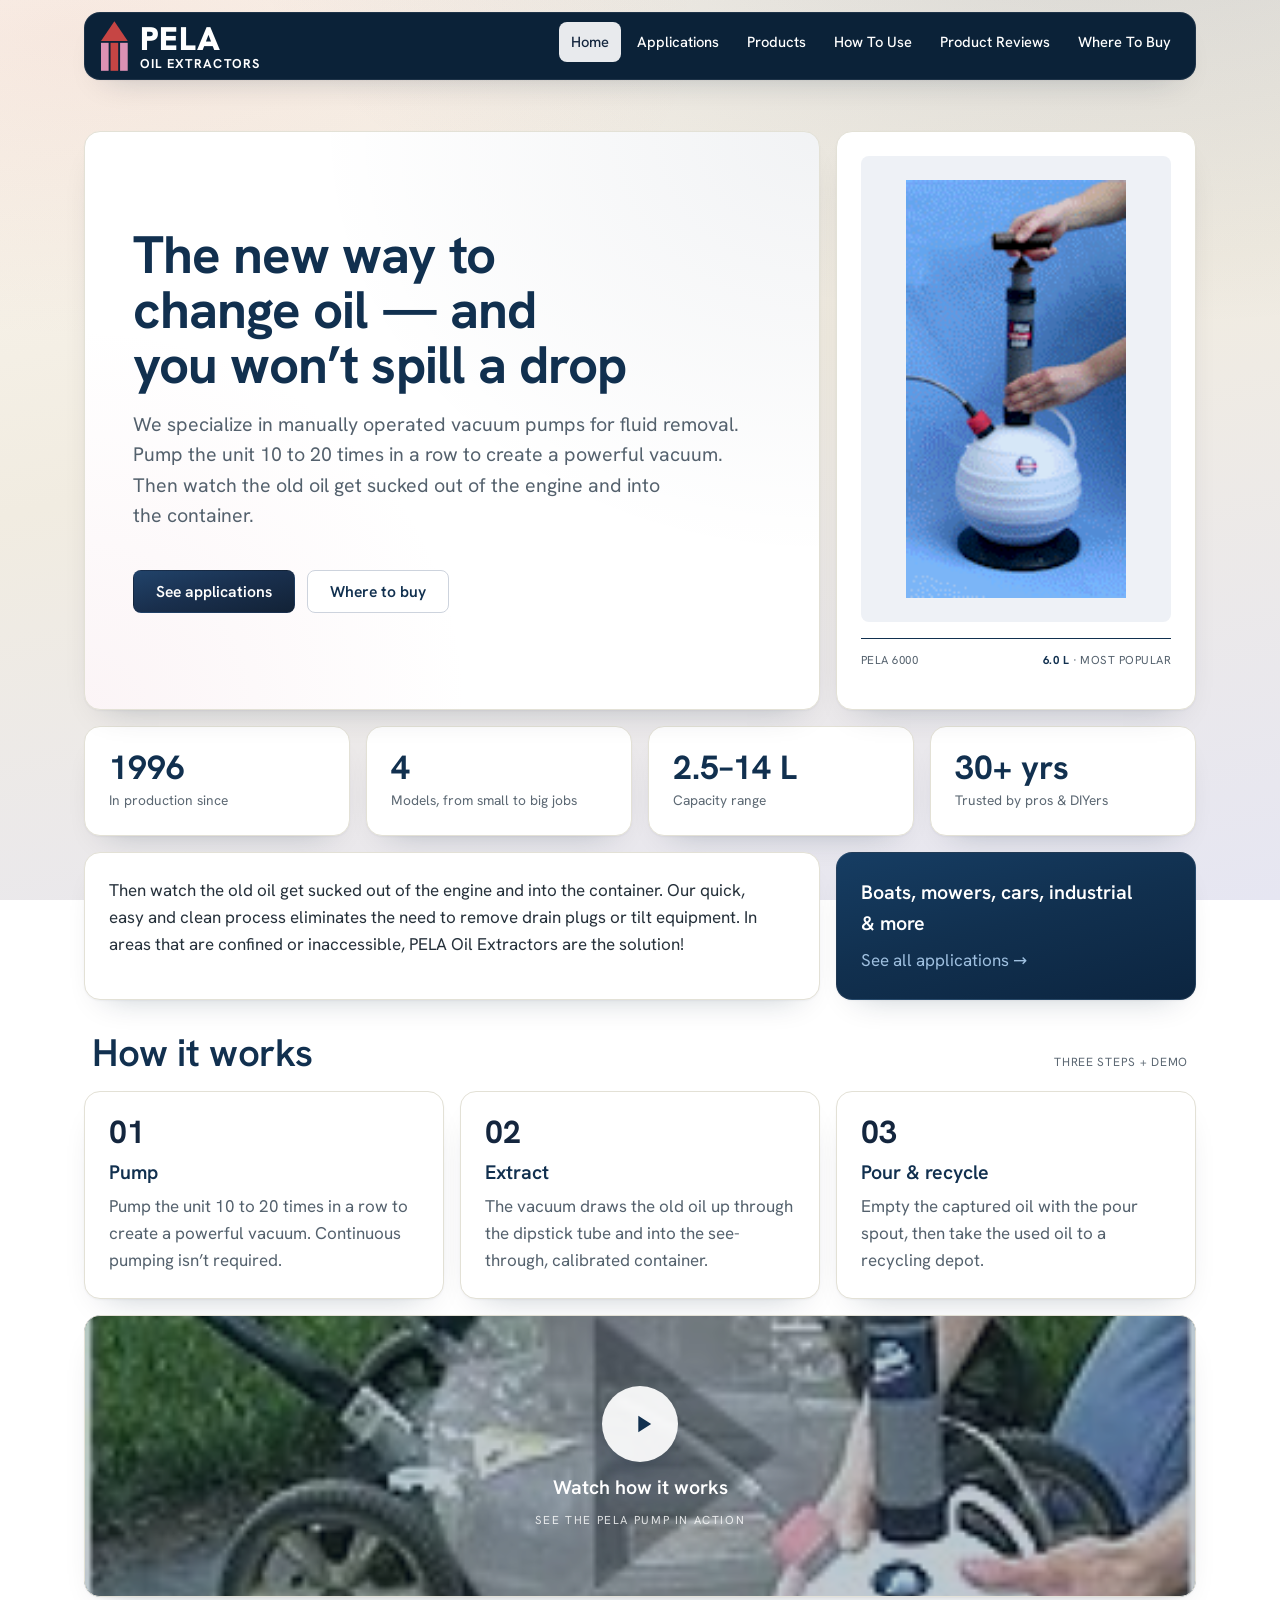
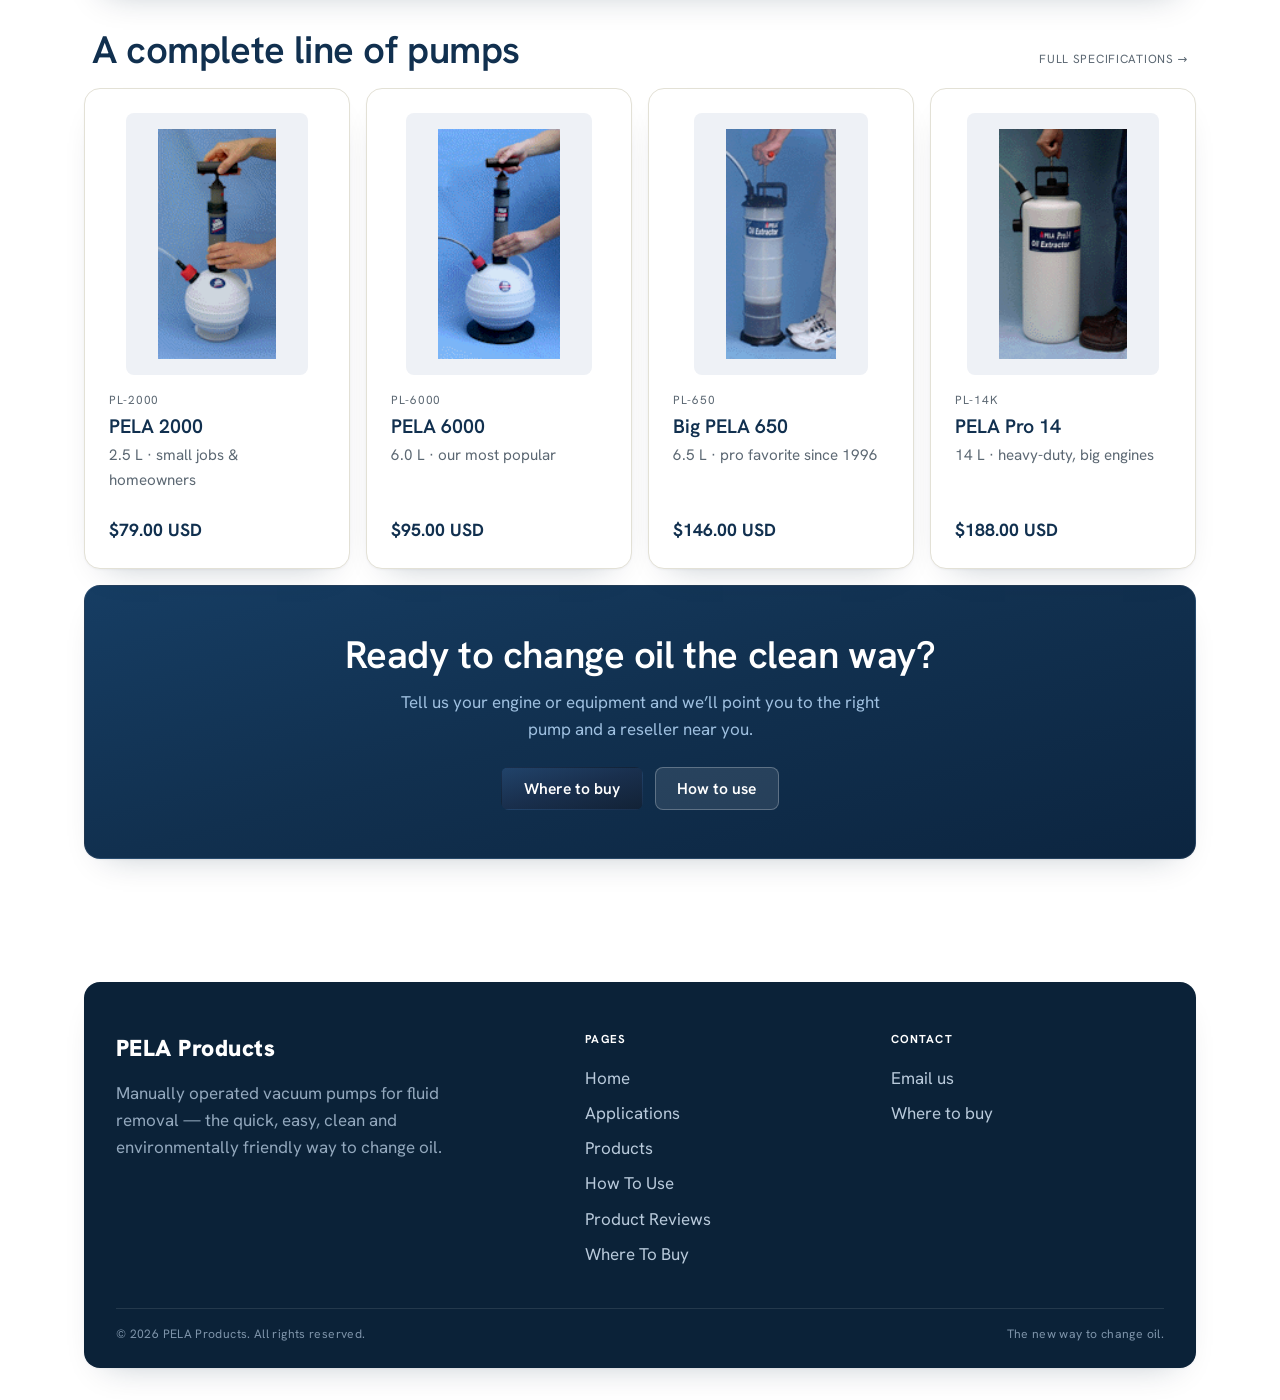
<file: index.html>
<!DOCTYPE html>
<!--
  index.html — Home page
  ===========================================================================
  The site's landing page. Built as a responsive "bento" mosaic (see the
  <main> below): a 12-column grid of cards that introduces the product line,
  explains how the pump works, embeds the demo video, and lists every model.

  Every page in this site shares the same skeleton:
    <head>        meta + SEO + favicons + Open Graph + fonts/CSS + JSON-LD
    <site-header> shared nav, injected by assets/js/main.js (custom element)
    <main>        page-specific content
    <site-footer> shared footer, injected by assets/js/main.js
    <script>      assets/js/main.js (nav toggle, email assembly, video modal)

  There is no build step. Edit the HTML directly and reload in a browser.
  See DOCUMENTATION.md for the full architecture and "how to change X" guide.
-->
<html lang="en">
<head>
  <!-- Core meta + per-page SEO. The <title> and description are unique per
       page; canonical points at the production URL (update if you re-host). -->
  <meta charset="utf-8">
  <meta name="viewport" content="width=device-width, initial-scale=1">
  <title>PELA Products — Quick, Easy &amp; Clean Oil Changes | Oil Extractors</title>
  <meta name="description" content="PELA Products specializes in manually operated vacuum pumps for fluid removal, especially oil changing. Pump 10–20 times to create a powerful vacuum — no drain plugs, no spills.">
  <meta name="keywords" content="Pela, oil extractors, Pela Oil Extractor, oil changers, vacuum pumps, boats, lawnmowers, small engines, drain plugs">
  <link rel="canonical" href="https://www.pelaproducts.com/">
  <meta name="theme-color" content="#11304f">

  <!-- Favicons -->
  <link rel="icon" href="assets/img/favicon.ico" sizes="any">
  <link rel="icon" type="image/svg+xml" href="assets/img/favicon.svg">
  <link rel="icon" type="image/png" sizes="32x32" href="assets/img/favicon-32.png">
  <link rel="icon" type="image/png" sizes="16x16" href="assets/img/favicon-16.png">
  <link rel="apple-touch-icon" href="assets/img/apple-touch-icon.png">
  <link rel="manifest" href="assets/img/site.webmanifest">

  <!-- Open Graph / Twitter -->
  <meta property="og:type" content="website">
  <meta property="og:site_name" content="PELA Products">
  <meta property="og:title" content="PELA Products — Quick, Easy &amp; Clean Oil Changes">
  <meta property="og:description" content="Manually operated vacuum pumps for fluid removal. The new way to change oil — and you won’t spill a drop.">
  <meta property="og:url" content="https://www.pelaproducts.com/">
  <meta property="og:image" content="https://www.pelaproducts.com/assets/img/og-image.png">
  <meta name="twitter:card" content="summary_large_image">
  <meta name="twitter:title" content="PELA Products — Quick, Easy &amp; Clean Oil Changes">
  <meta name="twitter:description" content="Manually operated vacuum pumps for fluid removal. The new way to change oil — and you won’t spill a drop.">
  <meta name="twitter:image" content="https://www.pelaproducts.com/assets/img/og-image.png">

  <!-- Self-hosted font (preloaded to avoid a flash of unstyled text) + the
       single shared stylesheet. No external font/CSS requests at runtime. -->
  <link rel="preload" as="font" type="font/woff2" href="assets/fonts/hanken-grotesk-latin-var.woff2" crossorigin>
  <link rel="stylesheet" href="assets/css/style.css">

  <!-- Structured data (JSON-LD) for search engines. Organization appears on
       every page; the home page adds the Product line as an ItemList. -->
  <!-- Structured data: Organization (site-wide) -->
  <script type="application/ld+json">
  {
    "@context": "https://schema.org",
    "@type": "Organization",
    "name": "PELA Products",
    "url": "https://www.pelaproducts.com/",
    "logo": "https://www.pelaproducts.com/assets/img/icon-512.png",
    "image": "https://www.pelaproducts.com/assets/img/og-image.png",
    "description": "PELA Products specializes in manually operated vacuum pumps for fluid removal, especially oil changing.",
    "foundingDate": "1996"
  }
  </script>
  <!-- Structured data: Product line -->
  <script type="application/ld+json">
  {
    "@context": "https://schema.org",
    "@type": "ItemList",
    "name": "PELA Oil Extractors",
    "itemListElement": [
      { "@type": "ListItem", "position": 1, "item": { "@type": "Product", "name": "PELA 2000 Oil Extractor", "sku": "PL-2000", "brand": {"@type":"Brand","name":"PELA"}, "offers": {"@type":"Offer","price":"79.00","priceCurrency":"USD"} } },
      { "@type": "ListItem", "position": 2, "item": { "@type": "Product", "name": "PELA 6000 Oil Extractor", "sku": "PL-6000", "brand": {"@type":"Brand","name":"PELA"}, "offers": {"@type":"Offer","price":"95.00","priceCurrency":"USD"} } },
      { "@type": "ListItem", "position": 3, "item": { "@type": "Product", "name": "Big PELA 650 Oil Extractor", "sku": "PL-650", "brand": {"@type":"Brand","name":"PELA"}, "offers": {"@type":"Offer","price":"146.00","priceCurrency":"USD"} } },
      { "@type": "ListItem", "position": 4, "item": { "@type": "Product", "name": "PELA Pro 14 Oil Extractor", "sku": "PL-14K", "brand": {"@type":"Brand","name":"PELA"}, "offers": {"@type":"Offer","price":"188.00","priceCurrency":"USD"} } }
    ]
  }
  </script>
</head>
<body>
  <!-- Accessibility: keyboard/screen-reader users can jump straight to <main>. -->
  <a class="skip-link" href="#main">Skip to content</a>

  <!-- Shared header. The `current` attribute marks the active nav item; the
       element is defined and rendered by assets/js/main.js. -->
  <site-header current="home"></site-header>

  <main id="main">
    <section class="section">
      <div class="container">
        <!-- Bento mosaic: 12-column grid (.bento). Each child sets its span
             with a .b-N utility (.b-8 = 8 of 12 cols). It reflows to 6 columns
             on tablet and a single stack on mobile via the stylesheet. -->
        <div class="bento">

          <!-- Hero headline tile -->
          <div class="card tile-hero b-8">
            <h1>The new way to change oil — and you won’t spill a drop</h1>
            <p class="lede">We specialize in manually operated vacuum pumps for fluid removal. Pump the unit 10 to 20 times in a row to create a powerful vacuum. Then watch the old oil get sucked out of the engine and into the container.</p>
            <div class="cta-row">
              <a class="btn btn--primary" href="applications.html">See applications</a>
              <a class="btn btn--secondary" href="contact.html">Where to buy</a>
            </div>
          </div>

          <!-- Product showcase tile -->
          <div class="card tile-product b-4">
            <div class="shot">
              <img src="assets/img/PL6000BH-use.gif" width="98" height="186" alt="PELA 6000 oil extractor — a manual vacuum pump with a see-through calibrated container.">
            </div>
            <p class="caption"><span>PELA 6000</span><span><b>6.0 L</b> &middot; most popular</span></p>
          </div>

          <!-- Stat tiles -->
          <div class="card stat b-3"><span class="stat__n">1996</span><span class="stat__l">In production since</span></div>
          <div class="card stat b-3"><span class="stat__n">4</span><span class="stat__l">Models, from small to big jobs</span></div>
          <div class="card stat b-3"><span class="stat__n">2.5–14 L</span><span class="stat__l">Capacity range</span></div>
          <div class="card stat b-3"><span class="stat__n">30+ yrs</span><span class="stat__l">Trusted by pros &amp; DIYers</span></div>

          <!-- Lead prose tile -->
          <div class="card b-8">
            <p style="margin:0;">Then watch the old oil get sucked out of the engine and into the container. Our quick, easy and clean process eliminates the need to remove drain plugs or tilt equipment. In areas that are confined or inaccessible, PELA Oil Extractors are the solution!</p>
          </div>

          <!-- Applications CTA tile -->
          <a class="card card--ink card--cta b-4 card-link" href="applications.html" style="display:flex;flex-direction:column;justify-content:center;gap:var(--sp-2);">
            <span style="font-family:var(--font-display);font-weight:600;font-size:var(--fs-500);color:#fff;">Boats, mowers, cars, industrial &amp; more</span>
            <span style="color:#9fc0e0;">See all applications →</span>
          </a>

          <!-- How it works label -->
          <div class="tile-label b-12">
            <h2>How it works</h2>
            <span class="sku">Three steps + demo</span>
          </div>

          <!-- Step tiles -->
          <div class="card tile-step b-4">
            <span class="n">01</span>
            <h3>Pump</h3>
            <p>Pump the unit 10 to 20 times in a row to create a powerful vacuum. Continuous pumping isn’t required.</p>
          </div>
          <div class="card tile-step b-4">
            <span class="n">02</span>
            <h3>Extract</h3>
            <p>The vacuum draws the old oil up through the dipstick tube and into the see-through, calibrated container.</p>
          </div>
          <div class="card tile-step b-4">
            <span class="n">03</span>
            <h3>Pour &amp; recycle</h3>
            <p>Empty the captured oil with the pour spout, then take the used oil to a recycling depot.</p>
          </div>

          <!-- Video tile — opens the lightbox -->
          <button class="card tile-video b-12" type="button" data-video-open aria-haspopup="dialog">
            <img class="tile-video__poster" src="assets/img/pela_video_image.jpg" alt="" loading="lazy">
            <span class="tile-video__inner">
              <span class="tile-video__play">
                <svg viewBox="0 0 24 24" aria-hidden="true" focusable="false"><path d="M8 5v14l11-7z" fill="currentColor"/></svg>
              </span>
              <span class="tile-video__label">Watch how it works</span>
              <span class="tile-video__sub">See the PELA pump in action</span>
            </span>
          </button>

          <!-- The range label -->
          <div class="tile-label b-12">
            <h2>A complete line of pumps</h2>
            <a class="sku" href="description.html" style="text-decoration:none;">Full specifications →</a>
          </div>

          <!-- Product tiles -->
          <article class="card product b-3">
            <div class="product__media"><img src="assets/img/PL2000BH-use.gif" width="95" height="184" alt="PELA 2000 oil extractor"></div>
            <p class="sku">PL-2000</p>
            <h3>PELA 2000</h3>
            <p class="cap">2.5 L &middot; small jobs &amp; homeowners</p>
            <p class="price">$79.00 USD</p>
          </article>
          <article class="card product b-3">
            <div class="product__media"><img src="assets/img/PL6000BH-use.gif" width="98" height="186" alt="PELA 6000 oil extractor"></div>
            <p class="sku">PL-6000</p>
            <h3>PELA 6000</h3>
            <p class="cap">6.0 L &middot; our most popular</p>
            <p class="price">$95.00 USD</p>
          </article>
          <article class="card product b-3">
            <div class="product__media"><img src="assets/img/PL650-use.gif" width="89" height="186" alt="Big PELA 650 oil extractor"></div>
            <p class="sku">PL-650</p>
            <h3>Big PELA 650</h3>
            <p class="cap">6.5 L &middot; pro favorite since 1996</p>
            <p class="price">$146.00 USD</p>
          </article>
          <article class="card product b-3">
            <div class="product__media"><img src="assets/img/PL14K-use.gif" width="104" height="187" alt="PELA Pro 14 oil extractor"></div>
            <p class="sku">PL-14K</p>
            <h3>PELA Pro 14</h3>
            <p class="cap">14 L &middot; heavy-duty, big engines</p>
            <p class="price">$188.00 USD</p>
          </article>

          <!-- Closing CTA tile -->
          <div class="card card--ink card--cta b-12" style="text-align:center;padding-block:var(--sp-7);">
            <h2 style="margin-bottom:var(--sp-3);">Ready to change oil the clean way?</h2>
            <p style="color:#9fc0e0;max-width:48ch;margin:0 auto var(--sp-5);">Tell us your engine or equipment and we’ll point you to the right pump and a reseller near you.</p>
            <div class="cta-row" style="justify-content:center;margin-top:0;">
              <a class="btn btn--primary" href="contact.html">Where to buy</a>
              <a class="btn btn--onink" href="how-to-use.html">How to use</a>
            </div>
          </div>

        </div>
      </div>
    </section>
  </main>

  <!-- Video lightbox. Hidden until a [data-video-open] trigger (the video tile
       above) is clicked; main.js toggles `hidden`, plays/pauses the <video>,
       and wires up close-on-backdrop, close-button and Escape. The same markup
       is reused on how-to-use.html. -->
  <div class="video-modal" id="video-modal" hidden>
    <div class="video-modal__backdrop" data-video-close></div>
    <div class="video-modal__dialog" role="dialog" aria-modal="true" aria-label="PELA Oil Extractor video">
      <button class="video-modal__close" type="button" data-video-close aria-label="Close video">&times;</button>
      <div class="video-modal__frame">
        <video id="pela-video" controls playsinline preload="none" poster="assets/img/pela_video_image.jpg">
          <source src="assets/video/pela.mp4" type="video/mp4">
          <p>Your browser can’t play this video. <a href="assets/video/pela.mp4">Download it instead</a>.</p>
        </video>
      </div>
    </div>
  </div>

  <!-- Shared footer, rendered by assets/js/main.js. -->
  <site-footer></site-footer>

  <!-- Single site-wide script: defines <site-header>/<site-footer>, the mobile
       nav toggle, runtime email assembly, and the video lightbox. -->
  <script src="assets/js/main.js"></script>
</body>
</html>
</file>
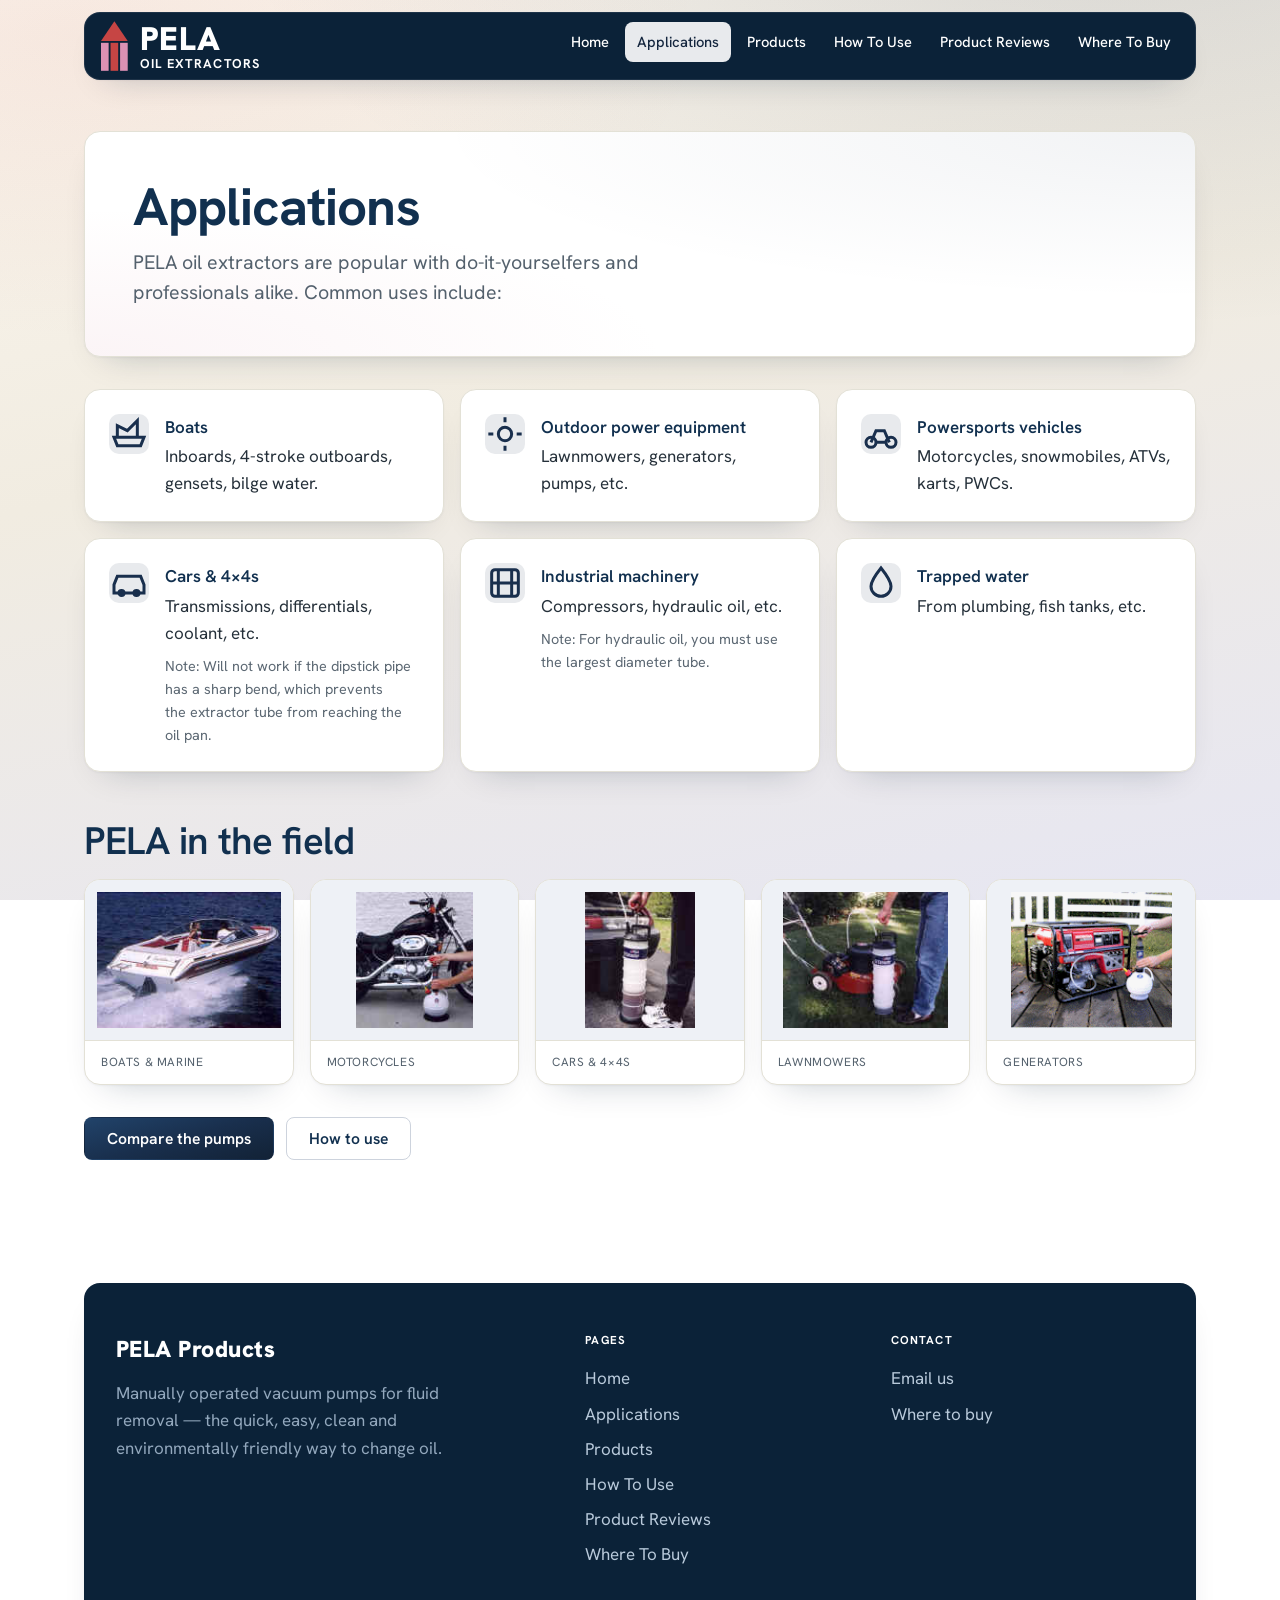
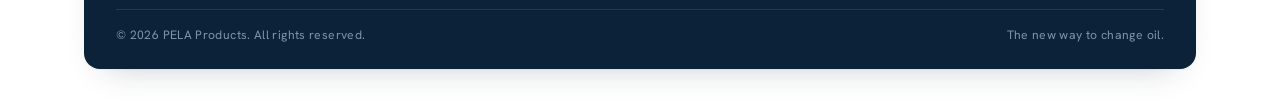
<file: applications.html>
<!DOCTYPE html>
<!--
  applications.html — Applications page
  ===========================================================================
  Lists where a PELA extractor is used: a grid of use-case cards (.app-grid)
  followed by a gallery of real-world photos (.photo-grid). Shares the same
  page skeleton as every page (see index.html's banner for the full pattern):
  <head> meta/SEO, <site-header>, <main>, <site-footer>, then main.js.
-->
<html lang="en">
<head>
  <!-- Shared <head>: core meta + per-page SEO, favicons, Open Graph/Twitter,
       font preload, stylesheet, and Organization JSON-LD. Same on every page;
       only the title/description/canonical/og text changes per page. -->
  <meta charset="utf-8">
  <meta name="viewport" content="width=device-width, initial-scale=1">
  <title>Applications — PELA Oil Extractors | Boats, Engines, Industrial</title>
  <meta name="description" content="Where PELA oil extractors work: boats, outdoor power equipment, powersports, cars, trapped water, industrial machinery, compressors and hydraulic oil.">
  <link rel="canonical" href="https://www.pelaproducts.com/applications.html">
  <meta name="theme-color" content="#11304f">

  <link rel="icon" href="assets/img/favicon.ico" sizes="any">
  <link rel="icon" type="image/svg+xml" href="assets/img/favicon.svg">
  <link rel="icon" type="image/png" sizes="32x32" href="assets/img/favicon-32.png">
  <link rel="icon" type="image/png" sizes="16x16" href="assets/img/favicon-16.png">
  <link rel="apple-touch-icon" href="assets/img/apple-touch-icon.png">
  <link rel="manifest" href="assets/img/site.webmanifest">

  <meta property="og:type" content="website">
  <meta property="og:site_name" content="PELA Products">
  <meta property="og:title" content="Applications — PELA Oil Extractors">
  <meta property="og:description" content="Boats, engines, powersports, cars, industrial machinery and more — the many uses of a PELA oil extractor.">
  <meta property="og:url" content="https://www.pelaproducts.com/applications.html">
  <meta property="og:image" content="https://www.pelaproducts.com/assets/img/og-image.png">
  <meta name="twitter:card" content="summary_large_image">
  <meta name="twitter:title" content="Applications — PELA Oil Extractors">
  <meta name="twitter:description" content="Boats, engines, powersports, cars, industrial machinery and more.">
  <meta name="twitter:image" content="https://www.pelaproducts.com/assets/img/og-image.png">

  <link rel="preload" as="font" type="font/woff2" href="assets/fonts/hanken-grotesk-latin-var.woff2" crossorigin>
  <link rel="stylesheet" href="assets/css/style.css">
  <script type="application/ld+json">
  {
    "@context": "https://schema.org",
    "@type": "Organization",
    "name": "PELA Products",
    "url": "https://www.pelaproducts.com/",
    "logo": "https://www.pelaproducts.com/assets/img/icon-512.png",
    "description": "PELA Products specializes in manually operated vacuum pumps for fluid removal, especially oil changing."
  }
  </script>
</head>
<body>
  <a class="skip-link" href="#main">Skip to content</a>

  <site-header current="applications"></site-header>

  <main id="main">
    <section class="section">
      <div class="container">
        <div class="page-head card">
          <h1>Applications</h1>
          <p class="lede">PELA oil extractors are popular with do-it-yourselfers and professionals alike. Common uses include:</p>
        </div>

        <!-- Use-case cards. Each <li> = an inline SVG icon + a use case. The
             icons are hand-drawn 24x24 line glyphs (boat, mower, motorcycle,
             car, machinery, water drop). -->
        <ul class="app-grid" style="margin-top:var(--sp-6);">
          <li>
            <svg class="app__icon" width="22" height="22" viewBox="0 0 24 24" fill="none" stroke="currentColor" stroke-width="1.8" aria-hidden="true"><path d="M3 14h18l-2 5H5l-2-5z"/><path d="M5 14V7l6 3 6-6v10"/></svg>
            <div><strong>Boats</strong>Inboards, 4-stroke outboards, gensets, bilge water.</div>
          </li>
          <li>
            <svg class="app__icon" width="22" height="22" viewBox="0 0 24 24" fill="none" stroke="currentColor" stroke-width="1.8" aria-hidden="true"><circle cx="12" cy="12" r="4"/><path d="M12 2v3M12 19v3M2 12h3M19 12h3"/></svg>
            <div><strong>Outdoor power equipment</strong>Lawnmowers, generators, pumps, etc.</div>
          </li>
          <li>
            <svg class="app__icon" width="22" height="22" viewBox="0 0 24 24" fill="none" stroke="currentColor" stroke-width="1.8" aria-hidden="true"><circle cx="6" cy="17" r="3"/><circle cx="18" cy="17" r="3"/><path d="M9 17h6M6 17l3-7h5l3 7"/></svg>
            <div><strong>Powersports vehicles</strong>Motorcycles, snowmobiles, ATVs, karts, PWCs.</div>
          </li>
          <li>
            <svg class="app__icon" width="22" height="22" viewBox="0 0 24 24" fill="none" stroke="currentColor" stroke-width="1.8" aria-hidden="true"><path d="M3 13l2-5h14l2 5v5H3z"/><circle cx="7.5" cy="18" r="1.5"/><circle cx="16.5" cy="18" r="1.5"/></svg>
            <div><strong>Cars &amp; 4&times;4s</strong>Transmissions, differentials, coolant, etc. <span class="note">Note: Will not work if the dipstick pipe has a sharp bend, which prevents the extractor tube from reaching the oil pan.</span></div>
          </li>
          <li>
            <svg class="app__icon" width="22" height="22" viewBox="0 0 24 24" fill="none" stroke="currentColor" stroke-width="1.8" aria-hidden="true"><rect x="4" y="4" width="16" height="16" rx="2"/><path d="M8 4v16M16 4v16M4 12h16"/></svg>
            <div><strong>Industrial machinery</strong>Compressors, hydraulic oil, etc. <span class="note">Note: For hydraulic oil, you must use the largest diameter tube.</span></div>
          </li>
          <li>
            <svg class="app__icon" width="22" height="22" viewBox="0 0 24 24" fill="none" stroke="currentColor" stroke-width="1.8" aria-hidden="true"><path d="M12 3c-4 5-6 8-6 11a6 6 0 0 0 12 0c0-3-2-6-6-11z"/></svg>
            <div><strong>Trapped water</strong>From plumbing, fish tanks, etc.</div>
          </li>
        </ul>

        <!-- Real-world photo gallery. Originals pulled from the live site, so
             they are low-resolution; swap in higher-res versions if available. -->
        <h2 style="margin-top:var(--sp-7);">PELA in the field</h2>
        <ul class="photo-grid" style="margin-top:var(--sp-4);">
          <li><figure>
            <img src="assets/img/boat-app.jpg" width="192" height="142" alt="A PELA oil extractor used to change oil on a powerboat">
            <figcaption>Boats &amp; marine</figcaption>
          </figure></li>
          <li><figure>
            <img src="assets/img/PL6000-HD.jpg" width="122" height="142" alt="A PELA oil extractor draining the oil on a motorcycle">
            <figcaption>Motorcycles</figcaption>
          </figure></li>
          <li><figure>
            <img src="assets/img/PL650-car.jpg" width="114" height="142" alt="A Big PELA oil extractor used next to a car">
            <figcaption>Cars &amp; 4&times;4s</figcaption>
          </figure></li>
          <li><figure>
            <img src="assets/img/PL650-mow.jpg" width="172" height="142" alt="A Big PELA oil extractor used on a lawnmower">
            <figcaption>Lawnmowers</figcaption>
          </figure></li>
          <li><figure>
            <img src="assets/img/PL2000BH-gener.gif" width="153" height="129" alt="A PELA 2000 oil extractor used on a portable generator">
            <figcaption>Generators</figcaption>
          </figure></li>
        </ul>

        <div class="cta-row">
          <a class="btn btn--primary" href="description.html">Compare the pumps</a>
          <a class="btn btn--secondary" href="how-to-use.html">How to use</a>
        </div>
      </div>
    </section>
  </main>

  <site-footer></site-footer>

  <script src="assets/js/main.js"></script>
</body>
</html>
</file>
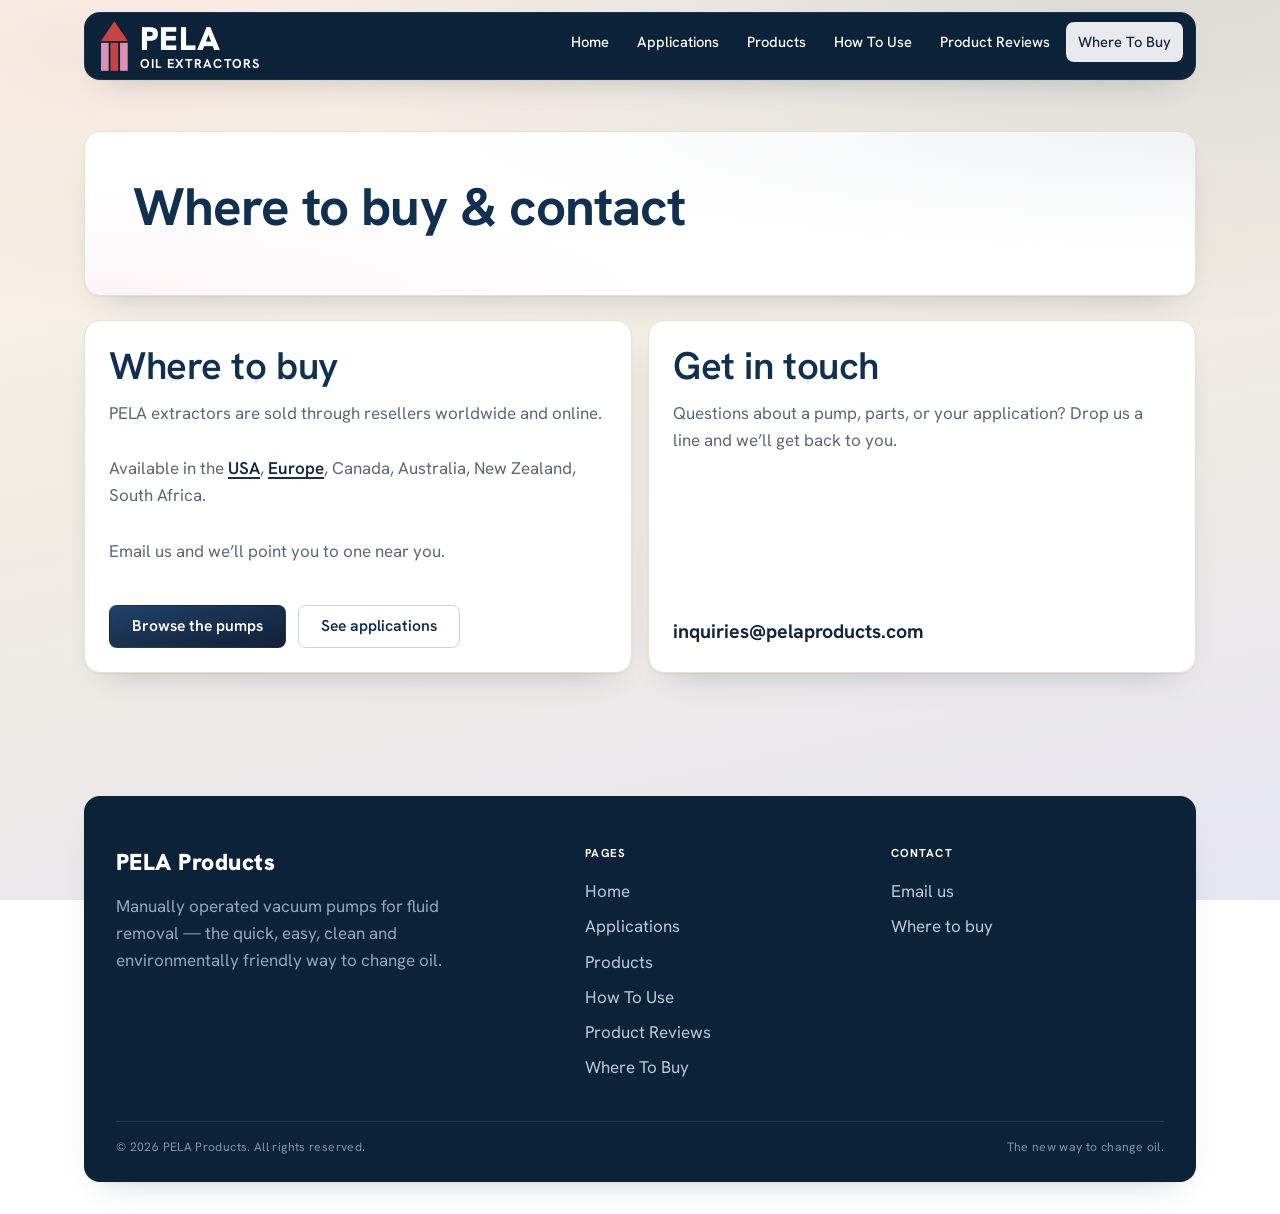
<file: contact.html>
<!DOCTYPE html>
<!--
  contact.html — Where To Buy & Contact
  ===========================================================================
  Two cards: an email contact card and a "where to buy" card. The email
  address is never written in the HTML as plain text — main.js assembles
  inquiries@pelaproducts.com at runtime into any [data-email] element to
  reduce scraping. A <noscript> fallback shows an obfuscated "[at]/[dot]"
  version for users without JavaScript.
-->
<html lang="en">
<head>
  <!-- Shared <head> (see index.html). Adds Organization JSON-LD with a
       contactPoint for customer support. -->
  <meta charset="utf-8">
  <meta name="viewport" content="width=device-width, initial-scale=1">
  <title>Where To Buy &amp; Contact — PELA Products</title>
  <meta name="description" content="Questions or want to know where to buy PELA oil extractors? Get in touch with PELA Products by email.">
  <link rel="canonical" href="https://www.pelaproducts.com/contact.html">
  <meta name="theme-color" content="#11304f">

  <link rel="icon" href="assets/img/favicon.ico" sizes="any">
  <link rel="icon" type="image/svg+xml" href="assets/img/favicon.svg">
  <link rel="icon" type="image/png" sizes="32x32" href="assets/img/favicon-32.png">
  <link rel="icon" type="image/png" sizes="16x16" href="assets/img/favicon-16.png">
  <link rel="apple-touch-icon" href="assets/img/apple-touch-icon.png">
  <link rel="manifest" href="assets/img/site.webmanifest">

  <meta property="og:type" content="website">
  <meta property="og:site_name" content="PELA Products">
  <meta property="og:title" content="Where To Buy &amp; Contact — PELA Products">
  <meta property="og:description" content="Questions or want to know where to buy PELA oil extractors? Get in touch by email.">
  <meta property="og:url" content="https://www.pelaproducts.com/contact.html">
  <meta property="og:image" content="https://www.pelaproducts.com/assets/img/og-image.png">
  <meta name="twitter:card" content="summary_large_image">
  <meta name="twitter:title" content="Where To Buy &amp; Contact — PELA Products">
  <meta name="twitter:description" content="Questions or want to know where to buy PELA oil extractors? Get in touch by email.">
  <meta name="twitter:image" content="https://www.pelaproducts.com/assets/img/og-image.png">

  <link rel="preload" as="font" type="font/woff2" href="assets/fonts/hanken-grotesk-latin-var.woff2" crossorigin>
  <link rel="stylesheet" href="assets/css/style.css">
  <script type="application/ld+json">
  {
    "@context": "https://schema.org",
    "@type": "Organization",
    "name": "PELA Products",
    "url": "https://www.pelaproducts.com/",
    "logo": "https://www.pelaproducts.com/assets/img/icon-512.png",
    "description": "PELA Products specializes in manually operated vacuum pumps for fluid removal, especially oil changing.",
    "contactPoint": {
      "@type": "ContactPoint",
      "contactType": "customer support",
      "availableLanguage": "English"
    }
  }
  </script>
</head>
<body>
  <a class="skip-link" href="#main">Skip to content</a>

  <site-header current="contact"></site-header>

  <main id="main">
    <section class="section">
      <div class="container">
        <div class="page-head card" style="margin-bottom:var(--sp-5);">
          <h1>Where to buy &amp; contact</h1>
        </div>

        <div class="grid grid--2">
          <div class="card contact-card">
            <h2>Where to buy</h2>
            <p class="muted">PELA extractors are sold through resellers worldwide and online.</p>
            <p class="muted">Available in the <a href="https://pelaoilextractors.com">USA</a>, <a href="https://pelaproducts.eu">Europe</a>, Canada, Australia, New Zealand, South Africa.</p>
            <p class="muted">Email us and we’ll point you to one near you.</p>
            <div class="cta-row">
              <a class="btn btn--primary" href="description.html">Browse the pumps</a>
              <a class="btn btn--secondary" href="applications.html">See applications</a>
            </div>
          </div>

          <div class="card contact-card">
            <h2>Get in touch</h2>
            <p class="muted">Questions about a pump, parts, or your application? Drop us a line and we’ll get back to you.</p>
            <!-- data-email: main.js turns this into a mailto: link at runtime.
                 data-email-text: also replace the visible text with the address.
                 data-subject: prefills the email subject line. -->
            <a class="email-link" href="contact.html" data-email data-email-text data-subject="PELA Products enquiry">Email PELA Products</a>
            <!-- Shown only when JavaScript is off, so the address is reachable
                 but still lightly obfuscated against scrapers. -->
            <noscript>
              <p class="muted">Email us at: <strong>inquiries [at] pelaproducts [dot] com</strong></p>
            </noscript>
          </div>
        </div>
      </div>
    </section>
  </main>

  <site-footer></site-footer>

  <script src="assets/js/main.js"></script>
</body>
</html>
</file>
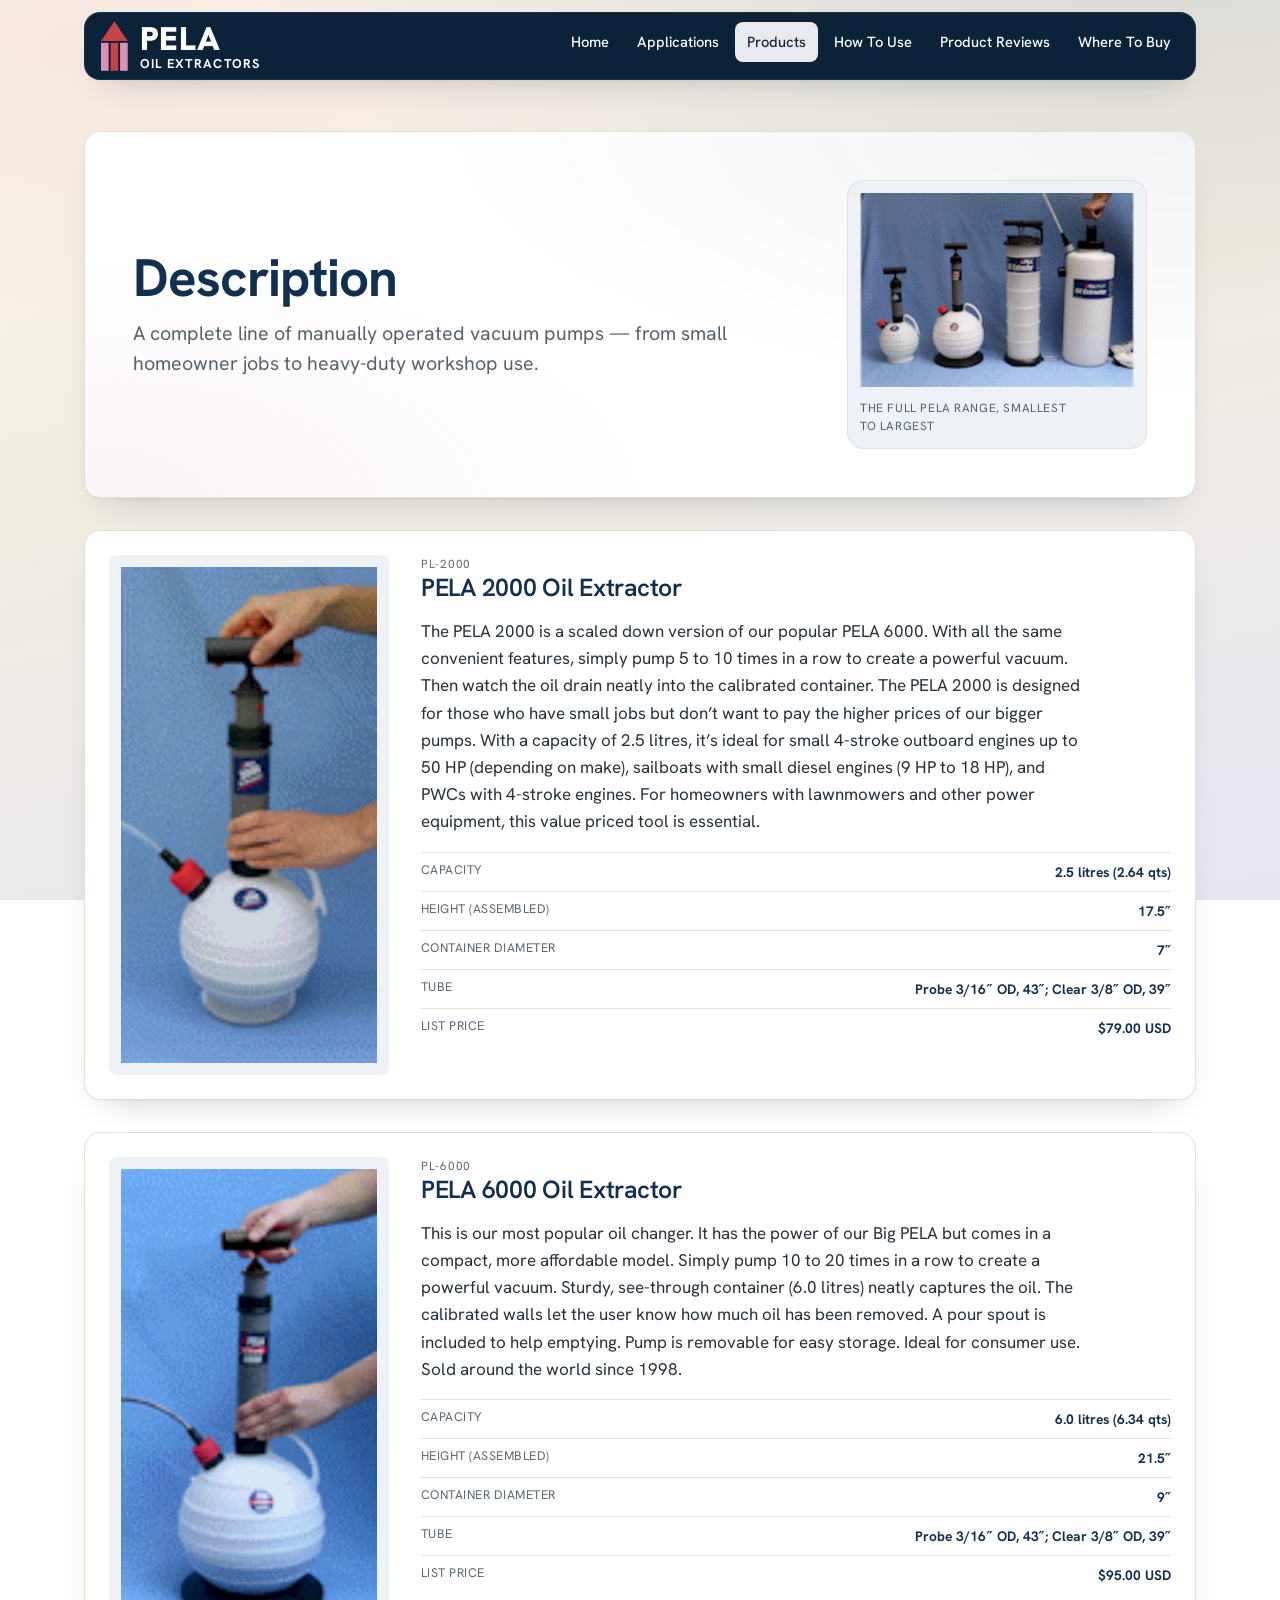
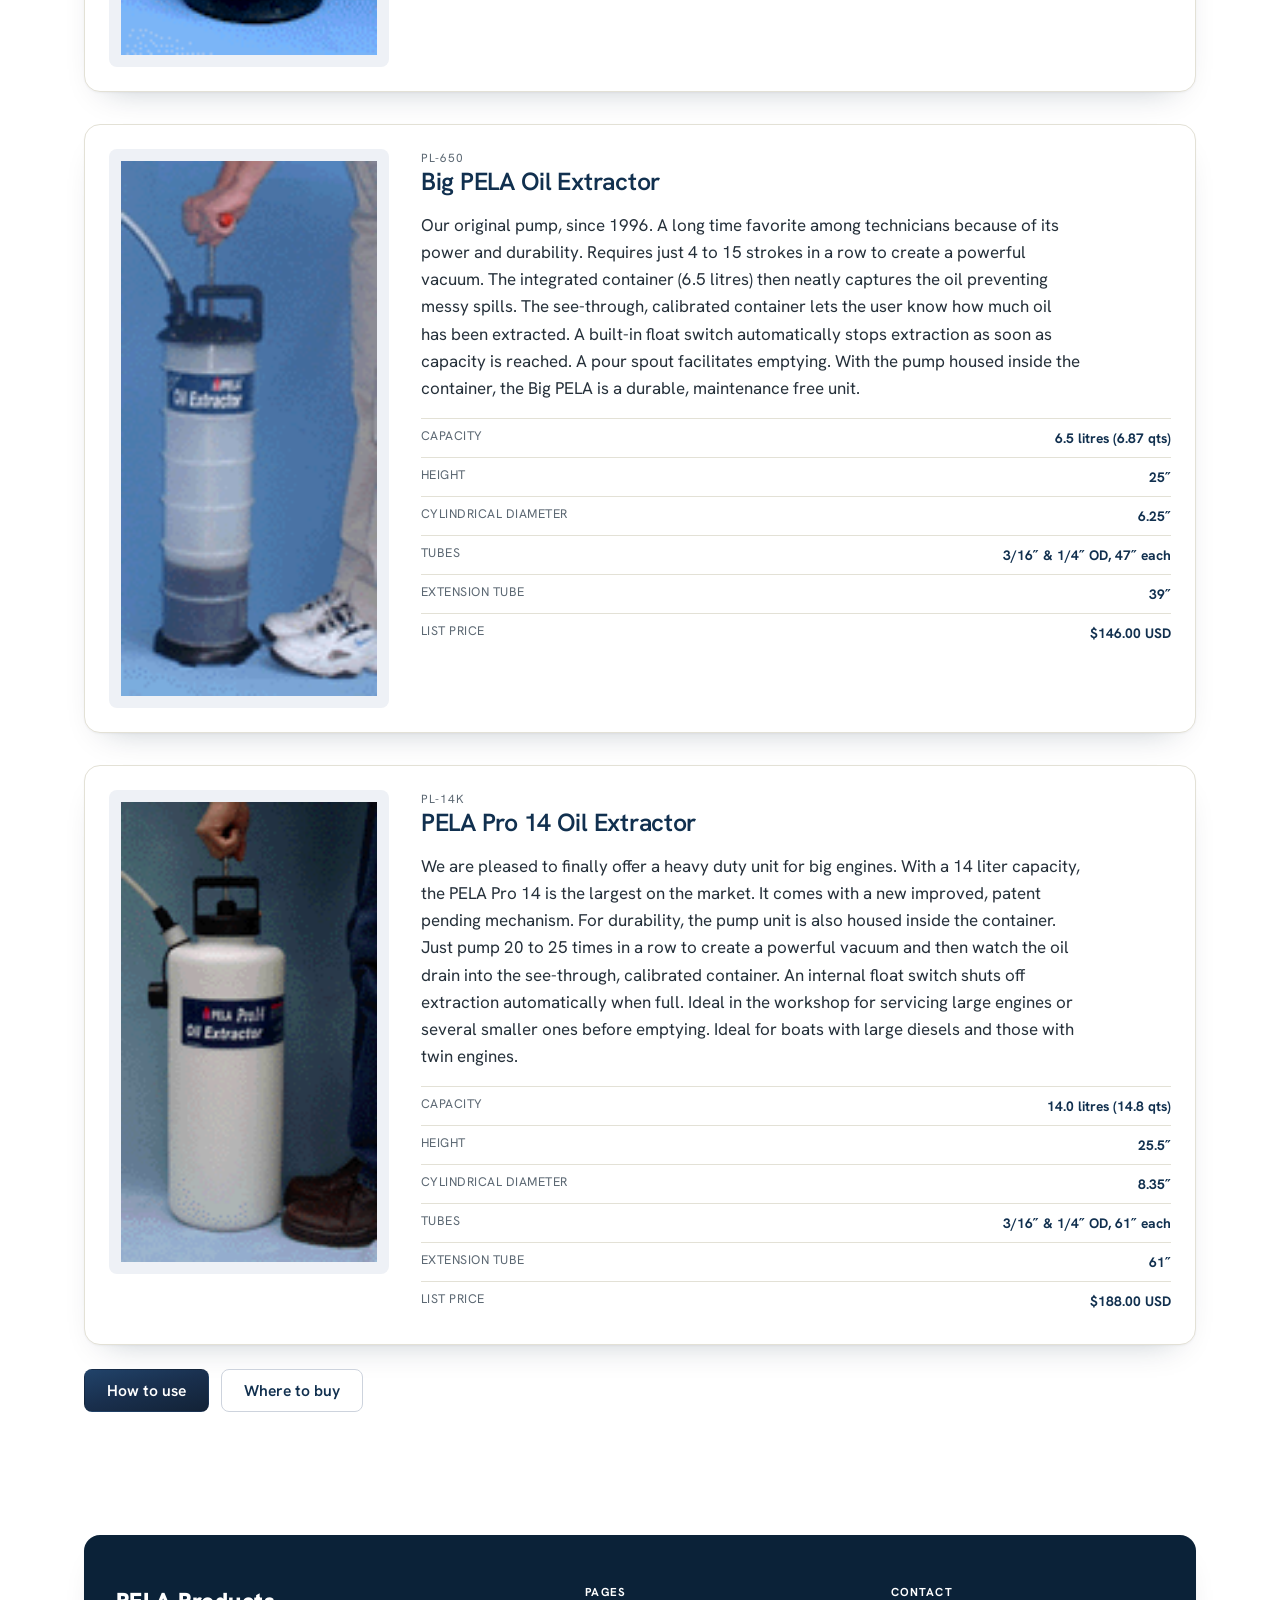
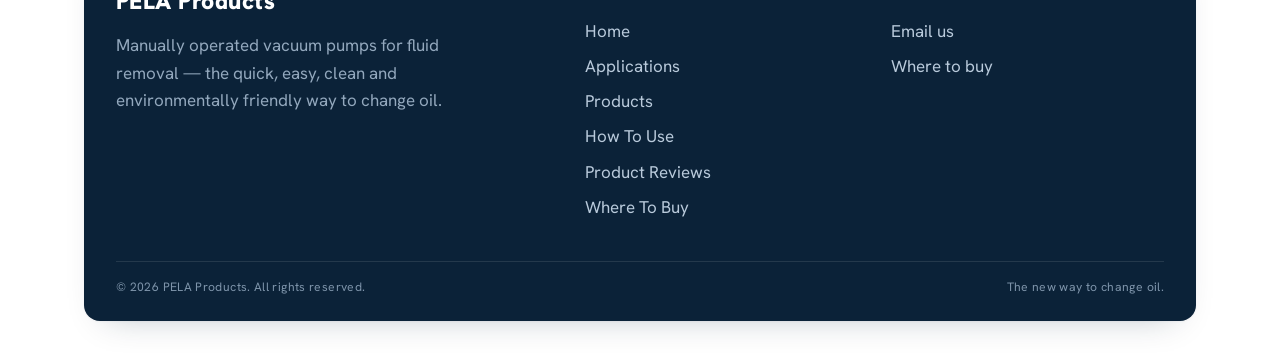
<file: description.html>
<!DOCTYPE html>
<!--
  description.html — Description & specifications
  ===========================================================================
  The catalog page: one <article> per model (PELA 2000 / 6000 / Big PELA 650 /
  Pro 14), each with a product photo, marketing copy, and a datasheet-style
  spec list (.spec-list). Every product copy block and spec is reproduced
  verbatim from the original live site — do not invent specs or prices.

  Each <article> has an id (#pela-2000, #pela-6000, #pela-650, #pela-pro-14)
  so other pages and external links can deep-link to a specific model.
  Shares the standard page skeleton; see index.html's banner for the pattern.
-->
<html lang="en">
<head>
  <!-- Shared <head> (see index.html). This page adds a second JSON-LD block:
       a @graph of Product entries for the four models. -->
  <meta charset="utf-8">
  <meta name="viewport" content="width=device-width, initial-scale=1">
  <title>Description &amp; Specs — PELA 2000, 6000, Big PELA 650 &amp; Pro 14</title>
  <meta name="description" content="Full descriptions and specifications for the PELA oil extractor line: PELA 2000 (2.5 L), PELA 6000 (6.0 L), Big PELA 650 (6.5 L) and PELA Pro 14 (14 L).">
  <link rel="canonical" href="https://www.pelaproducts.com/description.html">
  <meta name="theme-color" content="#11304f">

  <link rel="icon" href="assets/img/favicon.ico" sizes="any">
  <link rel="icon" type="image/svg+xml" href="assets/img/favicon.svg">
  <link rel="icon" type="image/png" sizes="32x32" href="assets/img/favicon-32.png">
  <link rel="icon" type="image/png" sizes="16x16" href="assets/img/favicon-16.png">
  <link rel="apple-touch-icon" href="assets/img/apple-touch-icon.png">
  <link rel="manifest" href="assets/img/site.webmanifest">

  <meta property="og:type" content="website">
  <meta property="og:site_name" content="PELA Products">
  <meta property="og:title" content="Description &amp; Specs — PELA Oil Extractors">
  <meta property="og:description" content="Full descriptions and specifications for the complete PELA oil extractor line.">
  <meta property="og:url" content="https://www.pelaproducts.com/description.html">
  <meta property="og:image" content="https://www.pelaproducts.com/assets/img/og-image.png">
  <meta name="twitter:card" content="summary_large_image">
  <meta name="twitter:title" content="Description &amp; Specs — PELA Oil Extractors">
  <meta name="twitter:description" content="Full descriptions and specifications for the complete PELA oil extractor line.">
  <meta name="twitter:image" content="https://www.pelaproducts.com/assets/img/og-image.png">

  <link rel="preload" as="font" type="font/woff2" href="assets/fonts/hanken-grotesk-latin-var.woff2" crossorigin>
  <link rel="stylesheet" href="assets/css/style.css">
  <script type="application/ld+json">
  {
    "@context": "https://schema.org",
    "@type": "Organization",
    "name": "PELA Products",
    "url": "https://www.pelaproducts.com/",
    "logo": "https://www.pelaproducts.com/assets/img/icon-512.png",
    "description": "PELA Products specializes in manually operated vacuum pumps for fluid removal, especially oil changing."
  }
  </script>
  <script type="application/ld+json">
  {
    "@context": "https://schema.org",
    "@graph": [
      { "@type": "Product", "name": "PELA 2000 Oil Extractor", "sku": "PL-2000", "brand": {"@type":"Brand","name":"PELA"}, "description": "A scaled-down version of the PELA 6000 with a 2.5 litre capacity, ideal for small jobs.", "offers": {"@type":"Offer","price":"79.00","priceCurrency":"USD","availability":"https://schema.org/InStock"} },
      { "@type": "Product", "name": "PELA 6000 Oil Extractor", "sku": "PL-6000", "brand": {"@type":"Brand","name":"PELA"}, "description": "PELA's most popular oil changer, with a 6.0 litre see-through container. Sold worldwide since 1998.", "offers": {"@type":"Offer","price":"95.00","priceCurrency":"USD","availability":"https://schema.org/InStock"} },
      { "@type": "Product", "name": "Big PELA 650 Oil Extractor", "sku": "PL-650", "brand": {"@type":"Brand","name":"PELA"}, "description": "The original PELA pump since 1996, with a 6.5 litre integrated container and built-in float switch.", "offers": {"@type":"Offer","price":"146.00","priceCurrency":"USD","availability":"https://schema.org/InStock"} },
      { "@type": "Product", "name": "PELA Pro 14 Oil Extractor", "sku": "PL-14K", "brand": {"@type":"Brand","name":"PELA"}, "description": "A heavy-duty 14 litre extractor for big engines, with internal float switch and patent-pending mechanism.", "offers": {"@type":"Offer","price":"188.00","priceCurrency":"USD","availability":"https://schema.org/InStock"} }
    ]
  }
  </script>
</head>
<body>
  <a class="skip-link" href="#main">Skip to content</a>

  <site-header current="products"></site-header>

  <main id="main">
    <section class="section">
      <div class="container">
        <div class="page-head card page-head--media" style="margin-bottom:var(--sp-5);">
          <div>
            <h1>Description</h1>
            <p class="lede">A complete line of manually operated vacuum pumps — from small homeowner jobs to heavy-duty workshop use.</p>
          </div>
          <figure class="lineup">
            <img src="assets/img/4PUMPSBH-DES.gif" width="197" height="139" alt="The full PELA range: PELA 2000, PELA 6000, Big PELA 650 and PELA Pro 14 oil extractors side by side">
            <figcaption>The full PELA range, smallest to largest</figcaption>
          </figure>
        </div>

        <!-- One product card per model. .product-row lays out a fixed image
             column beside the copy + spec list; it stacks on mobile. The id on
             each <article> is the deep-link anchor for that model. -->
        <div class="grid" style="margin-top:var(--sp-6); gap:var(--sp-6);">

          <!-- PELA 2000 -->
          <article class="card" id="pela-2000">
            <div class="grid product-row" style="gap:var(--sp-6); align-items:start;">
              <div class="product__media">
                <img src="assets/img/PL2000BH-use.gif" width="95" height="184" alt="PELA 2000 oil extractor with calibrated container">
              </div>
              <div>
                <p class="sku">PL-2000</p>
                <h2 style="font-size:var(--fs-600);">PELA 2000 Oil Extractor</h2>
                <p>The PELA 2000 is a scaled down version of our popular PELA 6000. With all the same convenient features, simply pump 5 to 10 times in a row to create a powerful vacuum. Then watch the oil drain neatly into the calibrated container. The PELA 2000 is designed for those who have small jobs but don’t want to pay the higher prices of our bigger pumps. With a capacity of 2.5 litres, it’s ideal for small 4-stroke outboard engines up to 50 HP (depending on make), sailboats with small diesel engines (9 HP to 18 HP), and PWCs with 4-stroke engines. For homeowners with lawnmowers and other power equipment, this value priced tool is essential.</p>
                <ul class="spec-list">
                  <li><span class="k">Capacity</span><span class="v">2.5 litres (2.64 qts)</span></li>
                  <li><span class="k">Height (assembled)</span><span class="v">17.5″</span></li>
                  <li><span class="k">Container diameter</span><span class="v">7″</span></li>
                  <li><span class="k">Tube</span><span class="v">Probe 3/16″ OD, 43″; Clear 3/8″ OD, 39″</span></li>
                  <li><span class="k">List price</span><span class="v price">$79.00 USD</span></li>
                </ul>
              </div>
            </div>
          </article>

          <!-- PELA 6000 -->
          <article class="card" id="pela-6000">
            <div class="grid product-row" style="gap:var(--sp-6); align-items:start;">
              <div class="product__media">
                <img src="assets/img/PL6000BH-use.gif" width="98" height="186" alt="PELA 6000 oil extractor with see-through calibrated container">
              </div>
              <div>
                <p class="sku">PL-6000</p>
                <h2 style="font-size:var(--fs-600);">PELA 6000 Oil Extractor</h2>
                <p>This is our most popular oil changer. It has the power of our Big PELA but comes in a compact, more affordable model. Simply pump 10 to 20 times in a row to create a powerful vacuum. Sturdy, see-through container (6.0 litres) neatly captures the oil. The calibrated walls let the user know how much oil has been removed. A pour spout is included to help emptying. Pump is removable for easy storage. Ideal for consumer use. Sold around the world since 1998.</p>
                <ul class="spec-list">
                  <li><span class="k">Capacity</span><span class="v">6.0 litres (6.34 qts)</span></li>
                  <li><span class="k">Height (assembled)</span><span class="v">21.5″</span></li>
                  <li><span class="k">Container diameter</span><span class="v">9″</span></li>
                  <li><span class="k">Tube</span><span class="v">Probe 3/16″ OD, 43″; Clear 3/8″ OD, 39″</span></li>
                  <li><span class="k">List price</span><span class="v price">$95.00 USD</span></li>
                </ul>
              </div>
            </div>
          </article>

          <!-- Big PELA 650 -->
          <article class="card" id="pela-650">
            <div class="grid product-row" style="gap:var(--sp-6); align-items:start;">
              <div class="product__media">
                <img src="assets/img/PL650-use.gif" width="89" height="186" alt="Big PELA 650 oil extractor with integrated container">
              </div>
              <div>
                <p class="sku">PL-650</p>
                <h2 style="font-size:var(--fs-600);">Big PELA Oil Extractor</h2>
                <p>Our original pump, since 1996. A long time favorite among technicians because of its power and durability. Requires just 4 to 15 strokes in a row to create a powerful vacuum. The integrated container (6.5 litres) then neatly captures the oil preventing messy spills. The see-through, calibrated container lets the user know how much oil has been extracted. A built-in float switch automatically stops extraction as soon as capacity is reached. A pour spout facilitates emptying. With the pump housed inside the container, the Big PELA is a durable, maintenance free unit.</p>
                <ul class="spec-list">
                  <li><span class="k">Capacity</span><span class="v">6.5 litres (6.87 qts)</span></li>
                  <li><span class="k">Height</span><span class="v">25″</span></li>
                  <li><span class="k">Cylindrical diameter</span><span class="v">6.25″</span></li>
                  <li><span class="k">Tubes</span><span class="v">3/16″ &amp; 1/4″ OD, 47″ each</span></li>
                  <li><span class="k">Extension tube</span><span class="v">39″</span></li>
                  <li><span class="k">List price</span><span class="v price">$146.00 USD</span></li>
                </ul>
              </div>
            </div>
          </article>

          <!-- PELA Pro 14 -->
          <article class="card" id="pela-pro-14">
            <div class="grid product-row" style="gap:var(--sp-6); align-items:start;">
              <div class="product__media">
                <img src="assets/img/PL14K-use.gif" width="104" height="187" alt="PELA Pro 14 heavy-duty oil extractor">
              </div>
              <div>
                <p class="sku">PL-14K</p>
                <h2 style="font-size:var(--fs-600);">PELA Pro 14 Oil Extractor</h2>
                <p>We are pleased to finally offer a heavy duty unit for big engines. With a 14 liter capacity, the PELA Pro 14 is the largest on the market. It comes with a new improved, patent pending mechanism. For durability, the pump unit is also housed inside the container. Just pump 20 to 25 times in a row to create a powerful vacuum and then watch the oil drain into the see-through, calibrated container. An internal float switch shuts off extraction automatically when full. Ideal in the workshop for servicing large engines or several smaller ones before emptying. Ideal for boats with large diesels and those with twin engines.</p>
                <ul class="spec-list">
                  <li><span class="k">Capacity</span><span class="v">14.0 litres (14.8 qts)</span></li>
                  <li><span class="k">Height</span><span class="v">25.5″</span></li>
                  <li><span class="k">Cylindrical diameter</span><span class="v">8.35″</span></li>
                  <li><span class="k">Tubes</span><span class="v">3/16″ &amp; 1/4″ OD, 61″ each</span></li>
                  <li><span class="k">Extension tube</span><span class="v">61″</span></li>
                  <li><span class="k">List price</span><span class="v price">$188.00 USD</span></li>
                </ul>
              </div>
            </div>
          </article>

        </div>

        <div class="cta-row">
          <a class="btn btn--primary" href="how-to-use.html">How to use</a>
          <a class="btn btn--secondary" href="contact.html">Where to buy</a>
        </div>
      </div>
    </section>
  </main>

  <site-footer></site-footer>

  <script src="assets/js/main.js"></script>
</body>
</html>
</file>
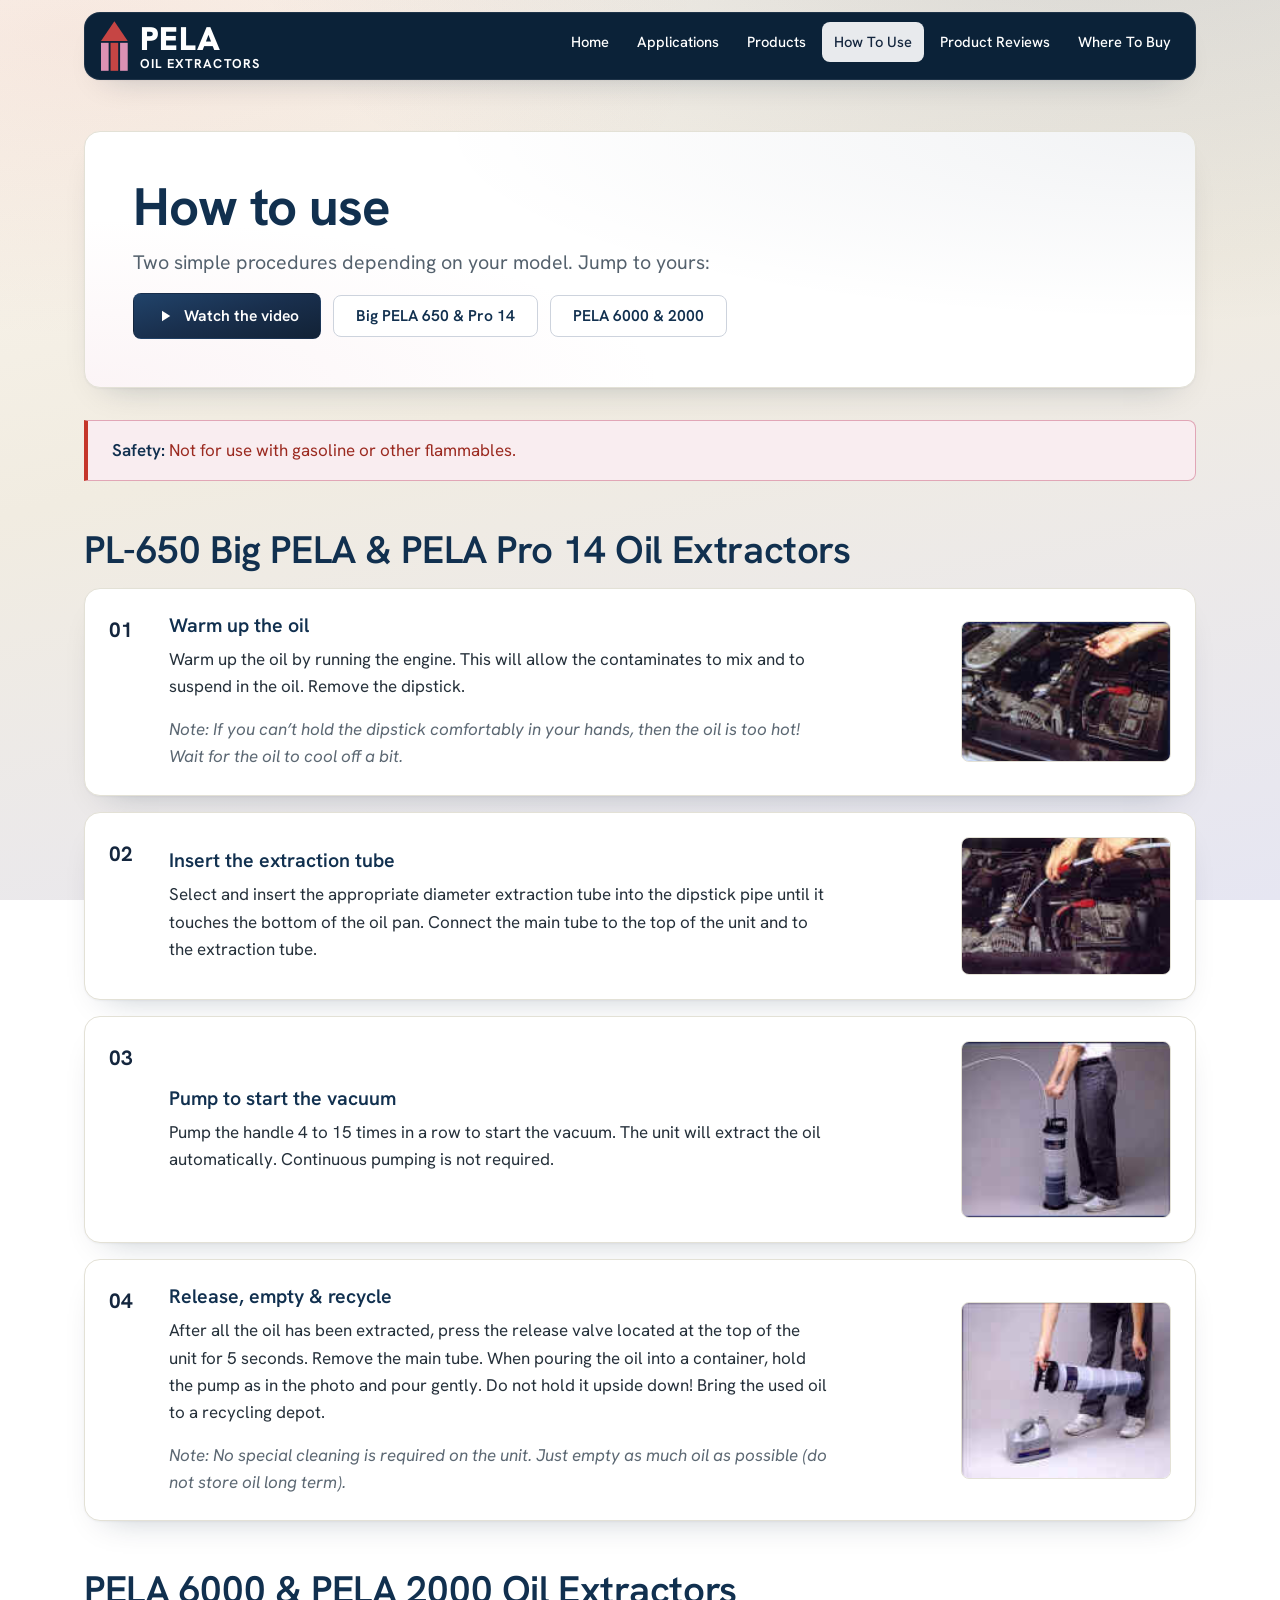
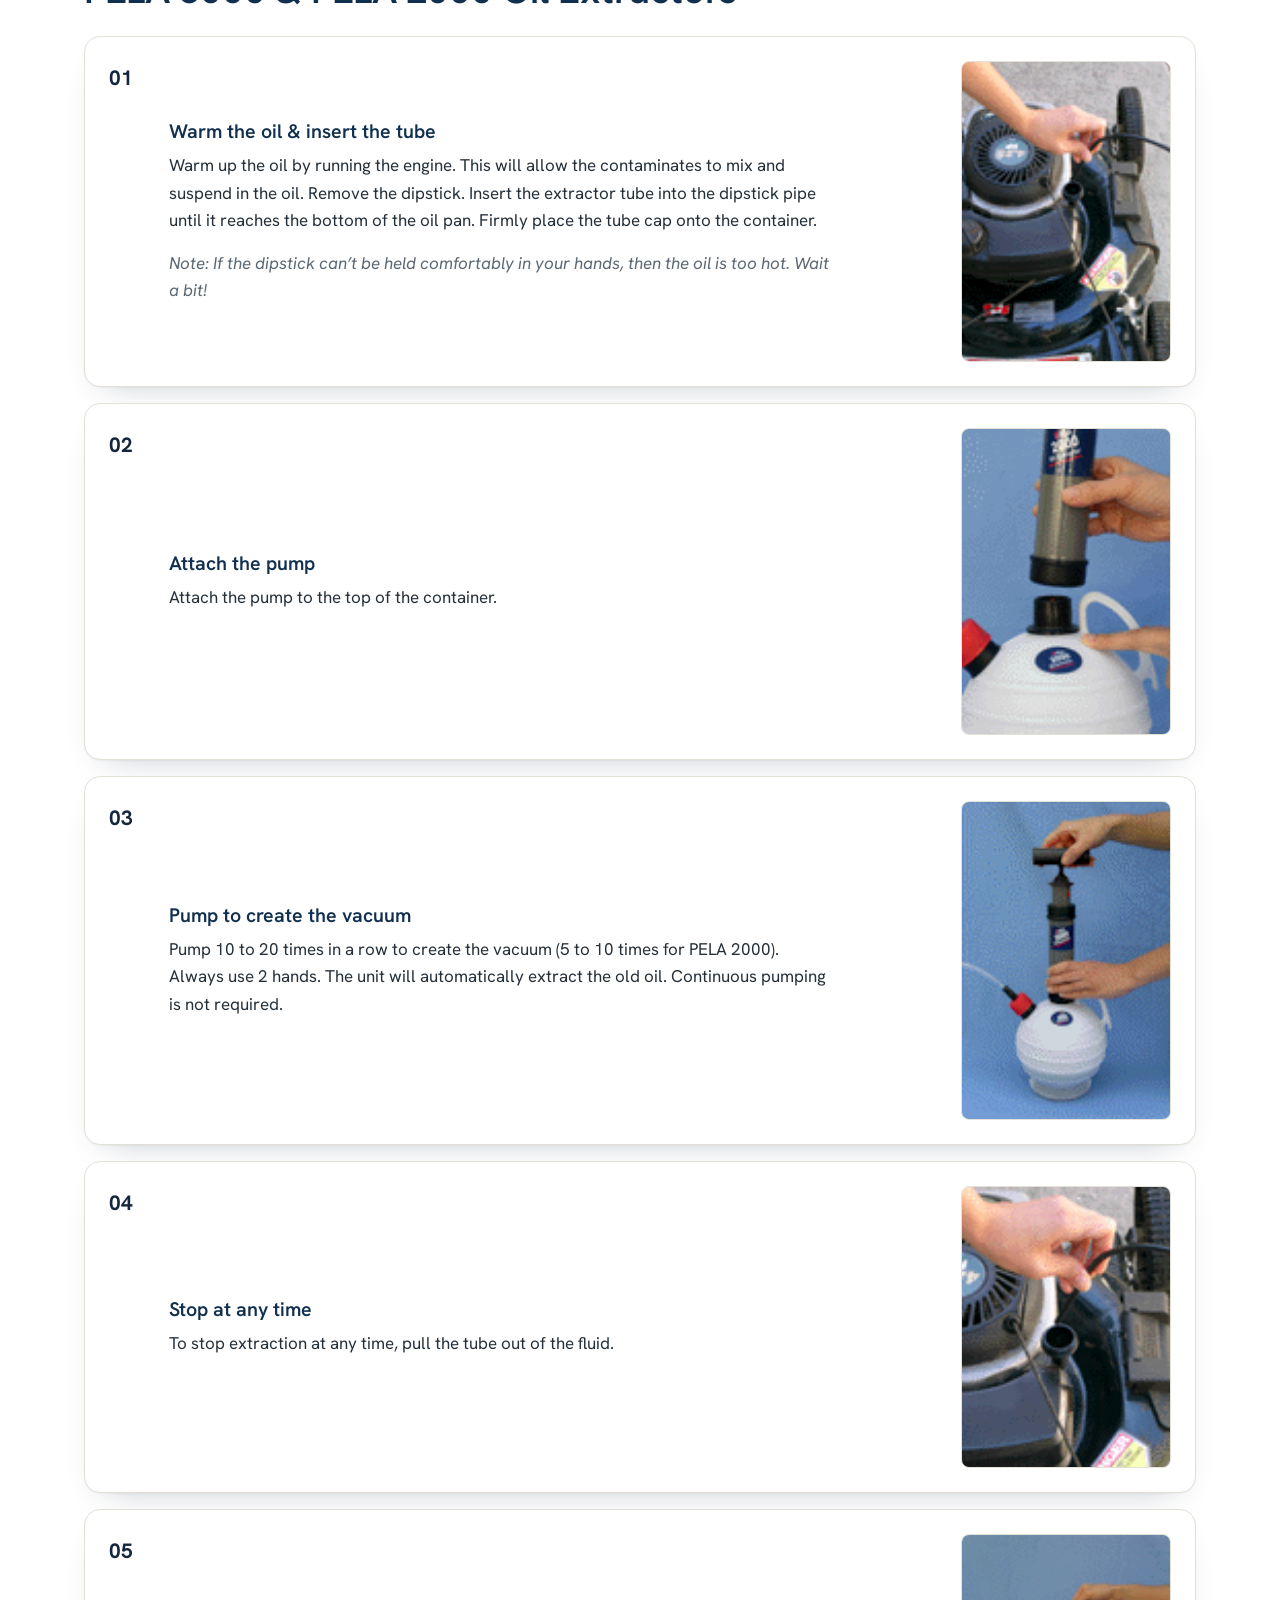
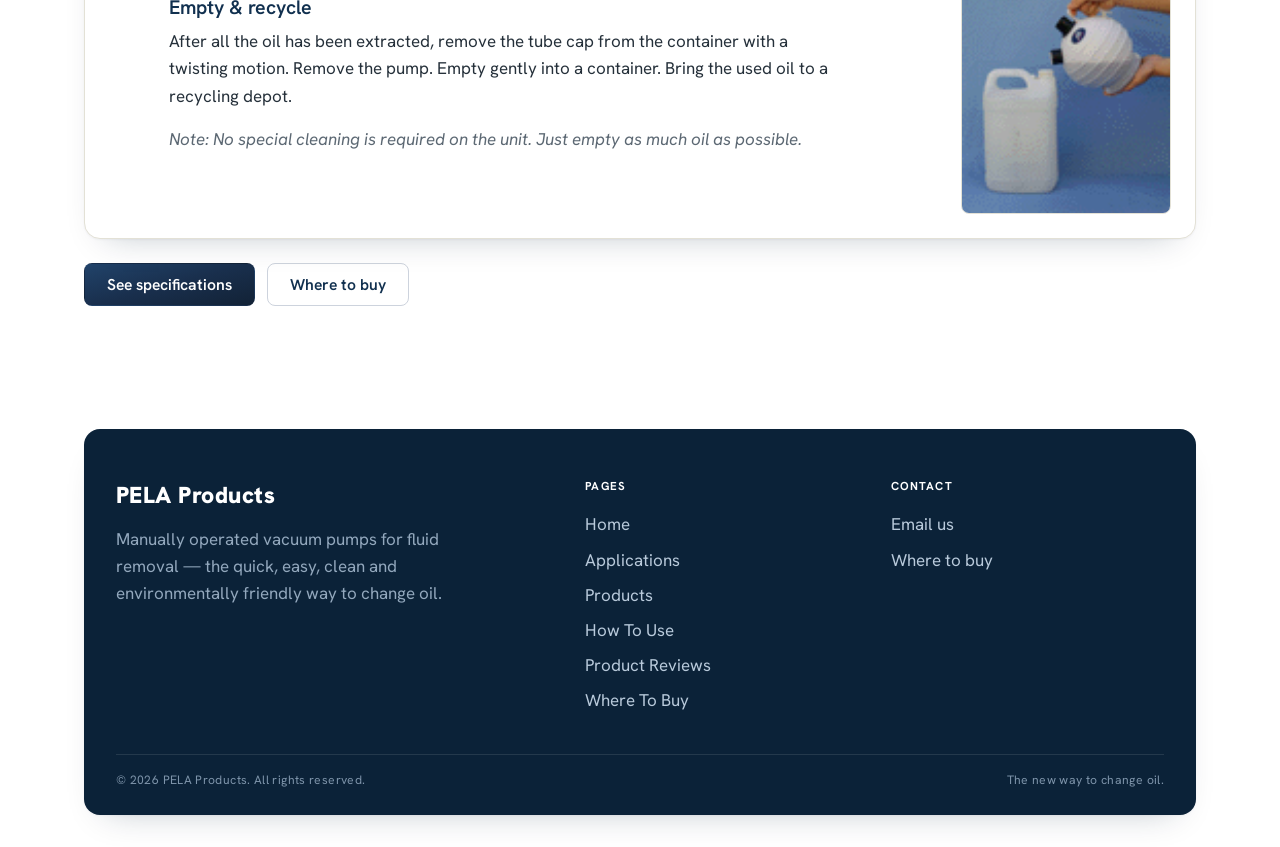
<file: how-to-use.html>
<!DOCTYPE html>
<!--
  how-to-use.html — How To Use
  ===========================================================================
  Step-by-step instructions, split into two procedures: one for the Big PELA
  650 / Pro 14 (#big-pela) and one for the PELA 6000 / 2000 (#pela-6000-2000).
  These were two separate sub-pages on the original site, merged here with
  in-page anchors. Steps are auto-numbered via CSS counters on the .steps list.

  This page also embeds the shared video lightbox (same markup as index.html),
  opened by the "Watch the video" button.
-->
<html lang="en">
<head>
  <!-- Shared <head> (see index.html). This page adds HowTo JSON-LD describing
       the four-step procedure for search engines. -->
  <meta charset="utf-8">
  <meta name="viewport" content="width=device-width, initial-scale=1">
  <title>How To Use a PELA Oil Extractor — Step-by-Step Instructions</title>
  <meta name="description" content="Step-by-step instructions for using PELA oil extractors: warm the oil, insert the tube, pump to create a vacuum, then empty and recycle. Covers Big PELA 650, Pro 14, PELA 6000 and 2000.">
  <link rel="canonical" href="https://www.pelaproducts.com/how-to-use.html">
  <meta name="theme-color" content="#11304f">

  <link rel="icon" href="assets/img/favicon.ico" sizes="any">
  <link rel="icon" type="image/svg+xml" href="assets/img/favicon.svg">
  <link rel="icon" type="image/png" sizes="32x32" href="assets/img/favicon-32.png">
  <link rel="icon" type="image/png" sizes="16x16" href="assets/img/favicon-16.png">
  <link rel="apple-touch-icon" href="assets/img/apple-touch-icon.png">
  <link rel="manifest" href="assets/img/site.webmanifest">

  <meta property="og:type" content="website">
  <meta property="og:site_name" content="PELA Products">
  <meta property="og:title" content="How To Use a PELA Oil Extractor">
  <meta property="og:description" content="Step-by-step instructions: warm the oil, insert the tube, pump to create a vacuum, then empty and recycle.">
  <meta property="og:url" content="https://www.pelaproducts.com/how-to-use.html">
  <meta property="og:image" content="https://www.pelaproducts.com/assets/img/og-image.png">
  <meta name="twitter:card" content="summary_large_image">
  <meta name="twitter:title" content="How To Use a PELA Oil Extractor">
  <meta name="twitter:description" content="Step-by-step instructions for using PELA oil extractors.">
  <meta name="twitter:image" content="https://www.pelaproducts.com/assets/img/og-image.png">

  <link rel="preload" as="font" type="font/woff2" href="assets/fonts/hanken-grotesk-latin-var.woff2" crossorigin>
  <link rel="stylesheet" href="assets/css/style.css">
  <script type="application/ld+json">
  {
    "@context": "https://schema.org",
    "@type": "Organization",
    "name": "PELA Products",
    "url": "https://www.pelaproducts.com/",
    "logo": "https://www.pelaproducts.com/assets/img/icon-512.png",
    "description": "PELA Products specializes in manually operated vacuum pumps for fluid removal, especially oil changing."
  }
  </script>
  <script type="application/ld+json">
  {
    "@context": "https://schema.org",
    "@type": "HowTo",
    "name": "How to use a PELA oil extractor",
    "description": "Warm the oil, insert the extractor tube, pump to create a vacuum, then empty and recycle the used oil.",
    "step": [
      { "@type": "HowToStep", "name": "Warm the oil", "text": "Warm up the oil by running the engine so contaminates mix and suspend in the oil, then remove the dipstick." },
      { "@type": "HowToStep", "name": "Insert the tube", "text": "Insert the appropriate diameter extraction tube into the dipstick pipe until it reaches the bottom of the oil pan, and connect it to the unit." },
      { "@type": "HowToStep", "name": "Pump to create a vacuum", "text": "Pump the handle in a row to create a powerful vacuum. The unit then extracts the oil automatically; continuous pumping is not required." },
      { "@type": "HowToStep", "name": "Empty and recycle", "text": "After extraction, remove the tube and pour the used oil gently into a container. Bring the used oil to a recycling depot." }
    ]
  }
  </script>
</head>
<body>
  <a class="skip-link" href="#main">Skip to content</a>

  <site-header current="how-to-use"></site-header>

  <main id="main">
    <section class="section">
      <div class="container">
        <div class="page-head card" style="margin-bottom:var(--sp-5);">
          <h1>How to use</h1>
          <p class="lede">Two simple procedures depending on your model. Jump to yours:</p>
          <div class="cta-row" style="margin-top:var(--sp-4);">
            <button class="btn btn--primary" type="button" data-video-open aria-haspopup="dialog">
              <svg viewBox="0 0 24 24" width="18" height="18" aria-hidden="true" focusable="false" style="margin-right:0.1em;"><path d="M8 5v14l11-7z" fill="currentColor"/></svg>
              Watch the video
            </button>
            <a class="btn btn--secondary" href="#big-pela">Big PELA 650 &amp; Pro 14</a>
            <a class="btn btn--secondary" href="#pela-6000-2000">PELA 6000 &amp; 2000</a>
          </div>
        </div>

        <!-- Safety note: the one place the brand-red "warn" styling is used. -->
        <div class="note-box note-box--warn" style="margin-top:var(--sp-6);">
          <strong>Safety:</strong> Not for use with gasoline or other flammables.
        </div>

        <!-- Procedure A — Big PELA 650 & Pro 14. Each <li> is one numbered
             step (number generated by CSS) with copy on one side and a photo
             on the other. -->
        <h2 id="big-pela" style="margin-top:var(--sp-7);">PL-650 Big PELA &amp; PELA Pro 14 Oil Extractors</h2>
        <ol class="steps">
          <li>
            <div class="step-content">
              <h3>Warm up the oil</h3>
              <p>Warm up the oil by running the engine. This will allow the contaminates to mix and to suspend in the oil. Remove the dipstick.</p>
              <p class="muted"><em>Note: If you can’t hold the dipstick comfortably in your hands, then the oil is too hot! Wait for the oil to cool off a bit.</em></p>
            </div>
            <figure class="step-media"><img src="assets/img/PL650-dip.jpg" width="170" height="113" alt="Removing the dipstick from a car engine"></figure>
          </li>
          <li>
            <div class="step-content">
              <h3>Insert the extraction tube</h3>
              <p>Select and insert the appropriate diameter extraction tube into the dipstick pipe until it touches the bottom of the oil pan. Connect the main tube to the top of the unit and to the extraction tube.</p>
            </div>
            <figure class="step-media"><img src="assets/img/PL650-conn.jpg" width="168" height="110" alt="Inserting the extraction tube into the dipstick pipe"></figure>
          </li>
          <li>
            <div class="step-content">
              <h3>Pump to start the vacuum</h3>
              <p>Pump the handle 4 to 15 times in a row to start the vacuum. The unit will extract the oil automatically. Continuous pumping is not required.</p>
            </div>
            <figure class="step-media"><img src="assets/img/PL650-user.jpg" width="173" height="146" alt="The Big PELA unit extracting oil"></figure>
          </li>
          <li>
            <div class="step-content">
              <h3>Release, empty &amp; recycle</h3>
              <p>After all the oil has been extracted, press the release valve located at the top of the unit for 5 seconds. Remove the main tube. When pouring the oil into a container, hold the pump as in the photo and pour gently. Do not hold it upside down! Bring the used oil to a recycling depot.</p>
              <p class="muted"><em>Note: No special cleaning is required on the unit. Just empty as much oil as possible (do not store oil long term).</em></p>
            </div>
            <figure class="step-media"><img src="assets/img/PL650-pour.jpg" width="173" height="145" alt="Pouring the extracted oil into a container, held upright"></figure>
          </li>
        </ol>

        <!-- Procedure B — PELA 6000 & 2000. Same step layout as Procedure A. -->
        <h2 id="pela-6000-2000" style="margin-top:var(--sp-7);">PELA 6000 &amp; PELA 2000 Oil Extractors</h2>
        <ol class="steps" style="margin-top:var(--sp-5);">
          <li>
            <div class="step-content">
              <h3>Warm the oil &amp; insert the tube</h3>
              <p>Warm up the oil by running the engine. This will allow the contaminates to mix and suspend in the oil. Remove the dipstick. Insert the extractor tube into the dipstick pipe until it reaches the bottom of the oil pan. Firmly place the tube cap onto the container.</p>
              <p class="muted"><em>Note: If the dipstick can’t be held comfortably in your hands, then the oil is too hot. Wait a bit!</em></p>
            </div>
            <figure class="step-media"><img src="assets/img/PL2000-dip.gif" width="101" height="145" alt="Removing the dipstick from a lawnmower engine"></figure>
          </li>
          <li>
            <div class="step-content">
              <h3>Attach the pump</h3>
              <p>Attach the pump to the top of the container.</p>
            </div>
            <figure class="step-media"><img src="assets/img/PL2000-conn.gif" width="101" height="148" alt="Fitting the tube cap and pump onto the container"></figure>
          </li>
          <li>
            <div class="step-content">
              <h3>Pump to create the vacuum</h3>
              <p>Pump 10 to 20 times in a row to create the vacuum (5 to 10 times for PELA 2000). Always use 2 hands. The unit will automatically extract the old oil. Continuous pumping is not required.</p>
            </div>
            <figure class="step-media"><img src="assets/img/PL2000BH-user.gif" width="103" height="157" alt="Pumping the PELA 6000 to create a vacuum"></figure>
          </li>
          <li>
            <div class="step-content">
              <h3>Stop at any time</h3>
              <p>To stop extraction at any time, pull the tube out of the fluid.</p>
            </div>
            <figure class="step-media"><img src="assets/img/PL2000-out.gif" width="101" height="136" alt="Pulling the extractor tube out of the engine to stop extraction"></figure>
          </li>
          <li>
            <div class="step-content">
              <h3>Empty &amp; recycle</h3>
              <p>After all the oil has been extracted, remove the tube cap from the container with a twisting motion. Remove the pump. Empty gently into a container. Bring the used oil to a recycling depot.</p>
              <p class="muted"><em>Note: No special cleaning is required on the unit. Just empty as much oil as possible.</em></p>
            </div>
            <figure class="step-media"><img src="assets/img/PL2000-pour.gif" width="101" height="135" alt="Emptying the container into a recycling jug"></figure>
          </li>
        </ol>

        <div class="cta-row">
          <a class="btn btn--primary" href="description.html">See specifications</a>
          <a class="btn btn--secondary" href="contact.html">Where to buy</a>
        </div>
      </div>
    </section>
  </main>

  <!-- Video lightbox — identical to the one on index.html. Opened by the
       "Watch the video" button above; handled by main.js. -->
  <div class="video-modal" id="video-modal" hidden>
    <div class="video-modal__backdrop" data-video-close></div>
    <div class="video-modal__dialog" role="dialog" aria-modal="true" aria-label="PELA Oil Extractor video">
      <button class="video-modal__close" type="button" data-video-close aria-label="Close video">&times;</button>
      <div class="video-modal__frame">
        <video id="pela-video" controls playsinline preload="none" poster="assets/img/pela_video_image.jpg">
          <source src="assets/video/pela.mp4" type="video/mp4">
          <p>Your browser can’t play this video. <a href="assets/video/pela.mp4">Download it instead</a>.</p>
        </video>
      </div>
    </div>
  </div>

  <site-footer></site-footer>

  <script src="assets/js/main.js"></script>
</body>
</html>
</file>
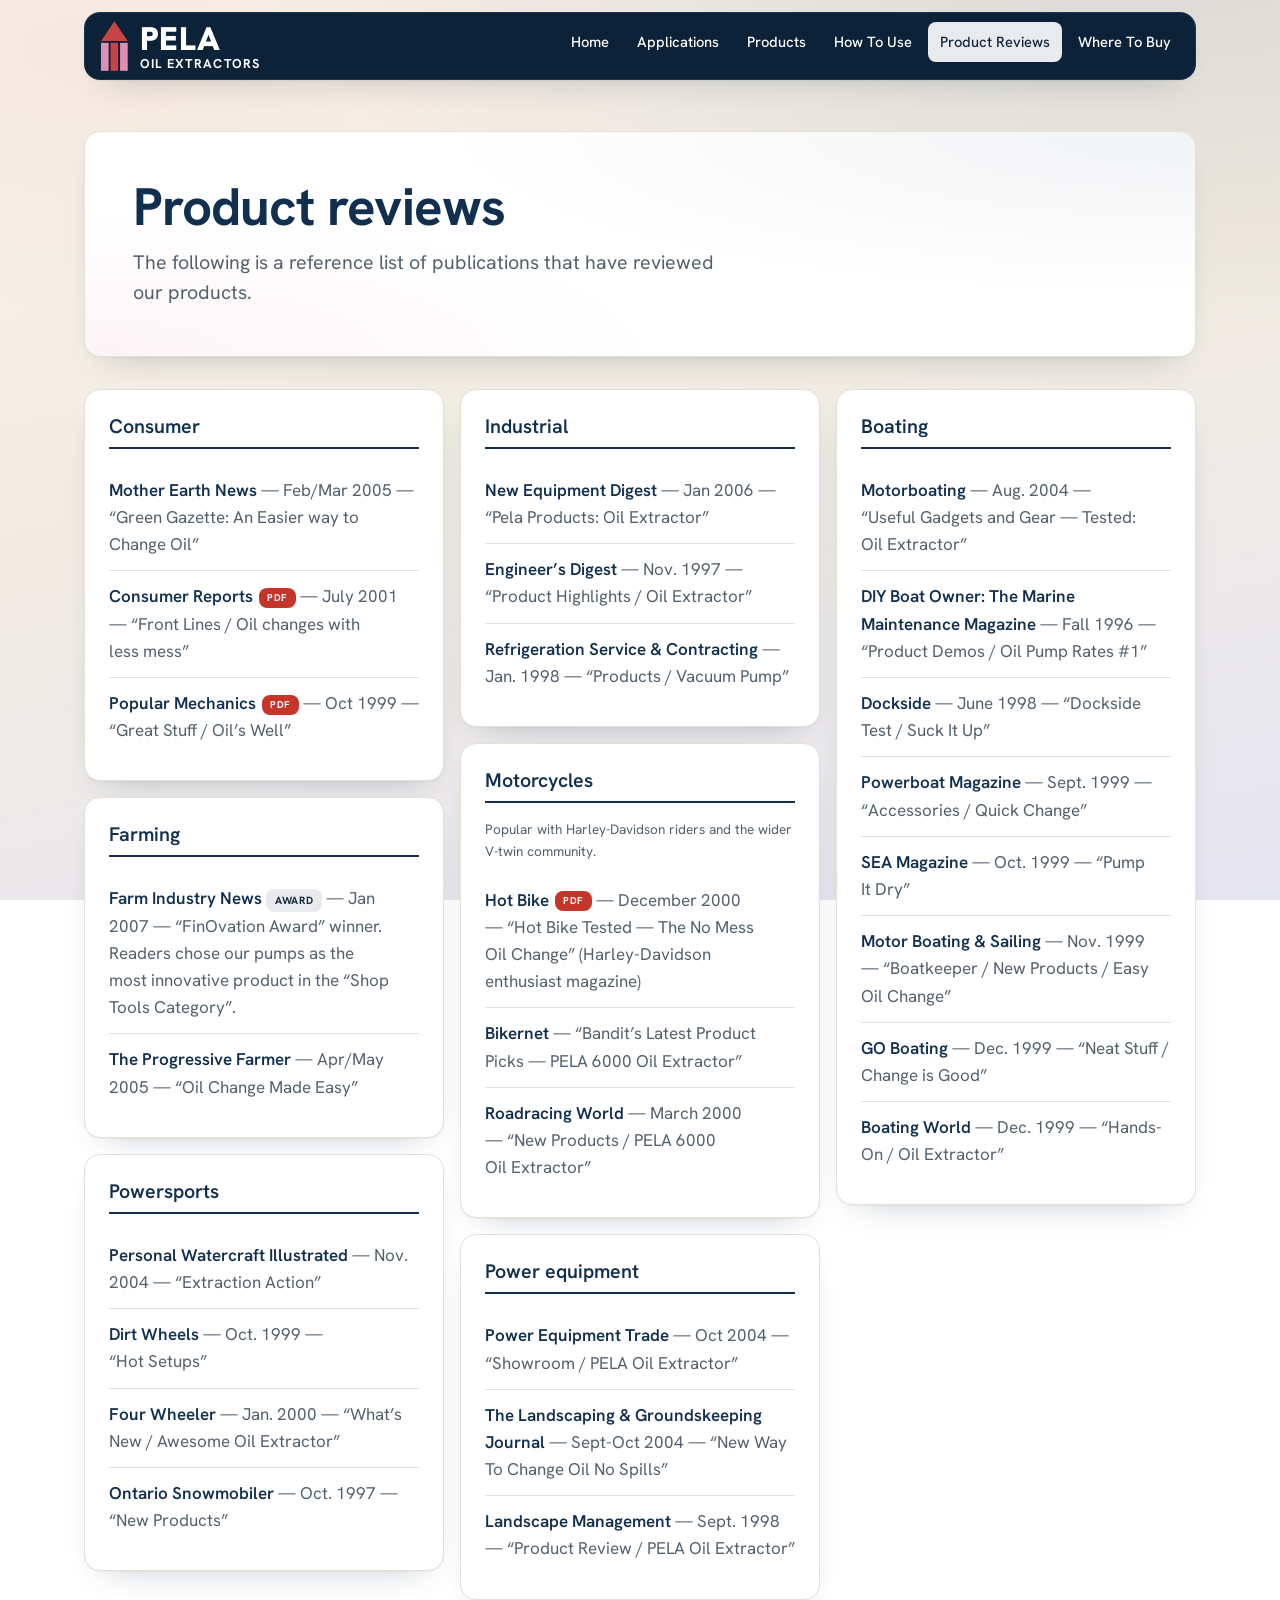
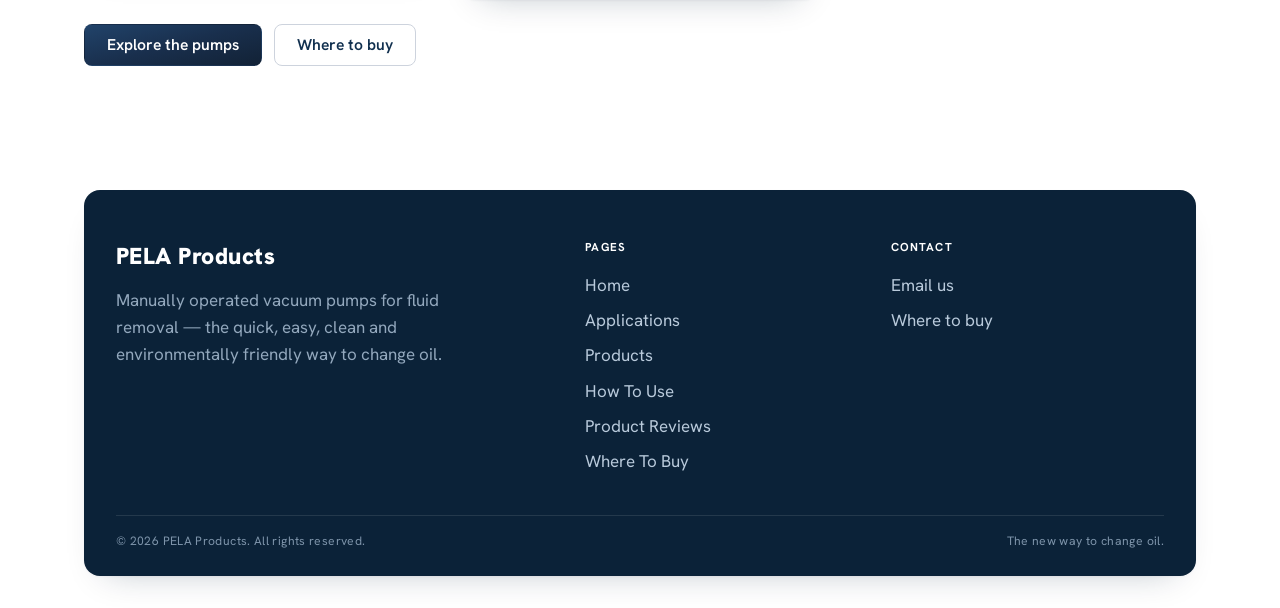
<file: product-reviews.html>
<!DOCTYPE html>
<!--
  product-reviews.html — Product Reviews
  ===========================================================================
  A reference list of publications that have reviewed PELA extractors, grouped
  by audience (Consumer, Farming, Powersports, Industrial, Motorcycles, Power
  equipment, Boating). Three hand-balanced columns (.reviews > .review-col).
  A few entries link to a scanned PDF in assets/reviews/ via a red "PDF" chip.
  The full press list is reproduced verbatim from the original site.
-->
<html lang="en">
<head>
  <!-- Shared <head> (see index.html). Note: this is the only page with no
       extra JSON-LD block — it carries just the standard meta + SEO tags. -->
  <meta charset="utf-8">
  <meta name="viewport" content="width=device-width, initial-scale=1">
  <title>Product Reviews — PELA Oil Extractors in the Press</title>
  <meta name="description" content="A reference list of publications that have reviewed PELA oil extractors — consumer, boating, motorcycle, powersports, power equipment, farming and industrial press, including a FinOvation Award.">
  <link rel="canonical" href="https://www.pelaproducts.com/product-reviews.html">
  <meta name="theme-color" content="#11304f">

  <link rel="icon" href="assets/img/favicon.ico" sizes="any">
  <link rel="icon" type="image/svg+xml" href="assets/img/favicon.svg">
  <link rel="icon" type="image/png" sizes="32x32" href="assets/img/favicon-32.png">
  <link rel="icon" type="image/png" sizes="16x16" href="assets/img/favicon-16.png">
  <link rel="apple-touch-icon" href="assets/img/apple-touch-icon.png">
  <link rel="manifest" href="assets/img/site.webmanifest">

  <meta property="og:type" content="website">
  <meta property="og:site_name" content="PELA Products">
  <meta property="og:title" content="Product Reviews — PELA Oil Extractors in the Press">
  <meta property="og:description" content="Publications that have reviewed PELA oil extractors across consumer, marine, powersports, farming and industrial press.">
  <meta property="og:url" content="https://www.pelaproducts.com/product-reviews.html">
  <meta property="og:image" content="https://www.pelaproducts.com/assets/img/og-image.png">
  <meta name="twitter:card" content="summary_large_image">
  <meta name="twitter:title" content="Product Reviews — PELA Oil Extractors in the Press">
  <meta name="twitter:description" content="Publications that have reviewed PELA oil extractors.">
  <meta name="twitter:image" content="https://www.pelaproducts.com/assets/img/og-image.png">

  <link rel="preload" as="font" type="font/woff2" href="assets/fonts/hanken-grotesk-latin-var.woff2" crossorigin>
  <link rel="stylesheet" href="assets/css/style.css">
</head>

<body>
  <a class="skip-link" href="#main">Skip to content</a>

  <site-header current="product-reviews"></site-header>

  <main id="main">
    <section class="section">
      <div class="container">

        <div class="page-head card" style="margin-bottom:var(--sp-5);">
          <h1>Product reviews</h1>
          <p class="lede">The following is a reference list of publications that have reviewed our products.</p>
        </div>

        <!-- Three columns, filled by hand (not auto-flowed) so related groups
             stay together and the columns stay roughly even in height. They
             wrap to fewer columns on narrow screens. -->
        <div class="reviews" style="margin-top:var(--sp-6);">

          <div class="review-col">

            <div class="review-group">
              <h3>Consumer</h3>
              <ul class="review-list">
                <li><span class="pub">Mother Earth News</span>
                  <span class="meta">— Feb/Mar 2005 — “Green Gazette: An Easier way to Change Oil”</span>
                </li>
                <li><a class="pub" href="assets/reviews/consumer-reports-july-2001.pdf" target="_blank" rel="noopener">Consumer Reports</a><a class="review-pdf" href="assets/reviews/consumer-reports-july-2001.pdf" target="_blank" rel="noopener" aria-label="Read the Consumer Reports review (PDF)">PDF</a>
                  <span class="meta">— July 2001 — “Front Lines / Oil changes with less mess”</span>
                </li>
                <li><a class="pub" href="assets/reviews/popular-mechanics-oct-1999.pdf" target="_blank" rel="noopener">Popular Mechanics</a><a class="review-pdf" href="assets/reviews/popular-mechanics-oct-1999.pdf" target="_blank" rel="noopener" aria-label="Read the Popular Mechanics review (PDF)">PDF</a>
                  <span class="meta">— Oct 1999 — “Great Stuff / Oil’s Well”</span>
                </li>
              </ul>
            </div>

            <div class="review-group">
              <h3>Farming</h3>
              <ul class="review-list">
                <li><span class="pub">Farm Industry News</span>
                  <span class="badge">Award</span>
                  <span class="meta">— Jan 2007 — “FinOvation Award” winner. Readers chose our pumps as the most innovative product in the “Shop Tools Category”.</span>
                </li>
                <li><span class="pub">The Progressive Farmer</span>
                  <span class="meta">— Apr/May 2005 — “Oil Change Made Easy”</span>
                </li>
              </ul>
            </div>

            <div class="review-group">
              <h3>Powersports</h3>
              <ul class="review-list">
                <li><span class="pub">Personal Watercraft Illustrated</span>
                  <span class="meta">— Nov. 2004 — “Extraction Action”</span>
                </li>
                <li><span class="pub">Dirt Wheels</span>
                  <span class="meta">— Oct. 1999 — “Hot Setups”</span>
                </li>
                <li><span class="pub">Four Wheeler</span>
                  <span class="meta">— Jan. 2000 — “What’s New / Awesome Oil Extractor”</span>
                </li>
                <li><span class="pub">Ontario Snowmobiler</span>
                  <span class="meta">— Oct. 1997 — “New Products”</span>
                </li>
              </ul>
            </div>

          </div>

          <div class="review-col">

            <div class="review-group">
              <h3>Industrial</h3>
              <ul class="review-list">
                <li><span class="pub">New Equipment Digest</span>
                  <span class="meta">— Jan 2006 — “Pela Products: Oil Extractor”</span>
                </li>
                <li><span class="pub">Engineer’s Digest</span>
                  <span class="meta">— Nov. 1997 — “Product Highlights / Oil Extractor”</span>
                </li>
                <li><span class="pub">Refrigeration Service & Contracting</span>
                  <span class="meta">— Jan. 1998 — “Products / Vacuum Pump”</span>
                </li>
              </ul>
            </div>

            <div class="review-group">
              <h3>Motorcycles</h3>
              <p class="review-group__note">Popular with Harley-Davidson riders and the wider V-twin community.</p>
              <ul class="review-list">
                <li><a class="pub" href="assets/reviews/hot-bike-december-2000.pdf" target="_blank" rel="noopener">Hot Bike</a><a class="review-pdf" href="assets/reviews/hot-bike-december-2000.pdf" target="_blank" rel="noopener" aria-label="Read the Hot Bike review (PDF)">PDF</a>
                  <span class="meta">— December 2000 — “Hot Bike Tested — The No Mess Oil Change” (Harley-Davidson enthusiast magazine)</span>
                </li>
                <li><span class="pub">Bikernet</span>
                  <span class="meta">— “Bandit’s Latest Product Picks — PELA 6000 Oil Extractor”</span>
                </li>
                <li><span class="pub">Roadracing World</span>
                  <span class="meta">— March 2000 — “New Products / PELA 6000 Oil Extractor”</span>
                </li>
              </ul>
            </div>

            <div class="review-group">
              <h3>Power equipment</h3>
              <ul class="review-list">
                <li><span class="pub">Power Equipment Trade</span>
                  <span class="meta">— Oct 2004 — “Showroom / PELA Oil Extractor”</span>
                </li>
                <li><span class="pub">The Landscaping & Groundskeeping Journal</span>
                  <span class="meta">— Sept-Oct 2004 — “New Way To Change Oil No Spills”</span>
                </li>
                <li><span class="pub">Landscape Management</span>
                  <span class="meta">— Sept. 1998 — “Product Review / PELA Oil Extractor”</span>
                </li>
              </ul>
            </div>

          </div>

          <div class="review-col">

            <div class="review-group">
              <h3>Boating</h3>
              <ul class="review-list">
                <li><span class="pub">Motorboating</span>
                  <span class="meta">— Aug. 2004 — “Useful Gadgets and Gear — Tested: Oil Extractor”</span>
                </li>
                <li><span class="pub">DIY Boat Owner: The Marine Maintenance Magazine</span>
                  <span class="meta">— Fall 1996 — “Product Demos / Oil Pump Rates #1”</span>
                </li>
                <li><span class="pub">Dockside</span>
                  <span class="meta">— June 1998 — “Dockside Test / Suck It Up”</span>
                </li>
                <li><span class="pub">Powerboat Magazine</span>
                  <span class="meta">— Sept. 1999 — “Accessories / Quick Change”</span>
                </li>
                <li><span class="pub">SEA Magazine</span>
                  <span class="meta">— Oct. 1999 — “Pump It Dry”</span>
                </li>
                <li><span class="pub">Motor Boating & Sailing</span>
                  <span class="meta">— Nov. 1999 — “Boatkeeper / New Products / Easy Oil Change”</span>
                </li>
                <li><span class="pub">GO Boating</span>
                  <span class="meta">— Dec. 1999 — “Neat Stuff / Change is Good”</span>
                </li>
                <li><span class="pub">Boating World</span>
                  <span class="meta">— Dec. 1999 — “Hands-On / Oil Extractor”</span>
                </li>
              </ul>
            </div>

          </div>

        </div>

        <div class="cta-row">
          <a class="btn btn--primary" href="description.html">Explore the pumps</a>
          <a class="btn btn--secondary" href="contact.html">Where to buy</a>
        </div>

      </div>
    </section>
  </main>

  <site-footer></site-footer>

  <script src="assets/js/main.js"></script>
</body>
</html>
</file>
<file: assets/css/style.css>
/* ==========================================================================
   PELA Products — shared stylesheet  ·  "Catalog board" (card / bento)
   Single tinted-gradient background; every block is a floating card.
   Type:  Hanken Grotesk, one warm humanist sans, varied by weight and size.
   Color: dark-blue ink + blueprint-blue accent + warm ivory neutrals.
   ========================================================================== */

/* ---- Self-hosted fonts --------------------------------------------------- */
@font-face { font-family: "Hanken Grotesk"; src: url("../fonts/hanken-grotesk-latin-var.woff2") format("woff2"); font-weight: 300 900; font-style: normal; font-display: swap; }
@font-face { font-family: "Hanken Grotesk"; src: url("../fonts/hanken-grotesk-latin-italic.woff2") format("woff2"); font-weight: 400; font-style: italic; font-display: swap; }

/* ---- Design tokens ------------------------------------------------------- */
:root {
  --ink: #11304f;
  --ink-deep: #0b2238;
  --ink-700: #1d4a70;
  --accent: #192f4d;        /* logo blue — primary CTA */
  --accent-600: #14263e;    /* darker logo blue — hover / link text */
  --accent-100: #d1d5db;    /* light logo blue — borders / tints */
  --accent-050: #e8eaed;    /* lightest logo blue — soft fills */

  --surface: #ffffff;
  --surface-2: #eef1f6;
  --border: #e3e1d6;
  --border-strong: #cdd3dd;

  --text: #25303a;
  --text-soft: #54616d;
  --text-faint: #5c6873;

  --warn: #9c5a0e;
  --warn-bg: #f7ecd6;

  /* Brand red + pink (from the logo) — used for safety / caution notes */
  --brand-red: #c5362a;
  --brand-red-700: #9b2a20;  /* darker red — caution text */
  --brand-pink: #e1a6b6;
  --brand-pink-050: #f9edf0; /* lightest pink — soft fill */
  --focus: #192f4d;

  /* Logo colours, matched to pelaproducts.eu */
  --brand-steel: #2d4b75;   /* PELA wordmark + outer pillars */
  --brand-steel-soft: #dc91b4; /* outer pillars — pink accent */
  --brand-mark-red: #c64544;   /* triangle + centre pillar */

  /* One warm humanist sans for everything; display & "mono" alias it so the
     whole site reads as a single voice, distinguished only by weight + size. */
  --font-sans: "Hanken Grotesk", ui-sans-serif, system-ui, -apple-system, "Segoe UI", Roboto, Helvetica, Arial, sans-serif;
  --font-display: var(--font-sans);
  --font-mono: var(--font-sans);

  /* Type scale — hand-set by eye, not a single mechanical ratio */
  --fs-300: 0.8125rem;
  --fs-400: 1.0625rem;
  --fs-500: 1.225rem;
  --fs-600: clamp(1.35rem, 1.18rem + 0.6vw, 1.55rem);
  --fs-700: clamp(1.7rem, 1.3rem + 1.7vw, 2.4rem);
  --fs-800: clamp(2.2rem, 1.55rem + 2.6vw, 3.3rem);
  --lh-tight: 1.04;
  --lh-snug: 1.28;
  --lh-base: 1.6;
  --measure: 66ch;

  --sp-1: 0.25rem; --sp-2: 0.5rem; --sp-3: 0.75rem; --sp-4: 1rem;
  --sp-5: 1.5rem; --sp-6: 2rem; --sp-7: 3rem; --sp-8: 4.5rem; --sp-9: 6rem;

  --radius: 8px;
  --radius-lg: 16px;
  --radius-pill: 999px;
  --shadow-card: 0 1px 2px rgba(11, 34, 56, 0.04), 0 16px 34px -22px rgba(11, 34, 56, 0.30);
  --shadow-hover: 0 2px 4px rgba(11, 34, 56, 0.05), 0 22px 42px -20px rgba(11, 34, 56, 0.36);
  --container: 1160px;
}

/* ---- Reset / base -------------------------------------------------------- */
*, *::before, *::after { box-sizing: border-box; }
html { -webkit-text-size-adjust: 100%; scroll-behavior: smooth; }
body {
  margin: 0; min-height: 100vh;
  font-family: var(--font-sans); font-size: var(--fs-400); line-height: var(--lh-base);
  color: var(--text);
  background:
    radial-gradient(120% 80% at 88% -10%, rgba(25, 47, 77, 0.14), rgba(25, 47, 77, 0) 58%),
    radial-gradient(95% 65% at 6% 4%, rgba(197, 54, 42, 0.07), rgba(197, 54, 42, 0) 52%),
    linear-gradient(168deg, #fbf6ee 0%, #f1ece1 44%, #e6e6f2 100%);
  background-attachment: fixed;
  -webkit-font-smoothing: antialiased; -moz-osx-font-smoothing: grayscale; text-rendering: optimizeLegibility;
  font-optical-sizing: auto;
  font-kerning: normal;
  font-variant-ligatures: common-ligatures contextual;
  font-feature-settings: "kern" 1, "liga" 1, "calt" 1;
  text-wrap: pretty;
  hanging-punctuation: first allow-end;
}
::selection { background: var(--accent); color: #fff; }
img, svg { max-width: 100%; height: auto; display: block; }
a { color: var(--accent-600); text-decoration: none; }
a:hover { color: var(--ink); text-decoration: underline; text-underline-offset: 3px; }

h1, h2, h3, h4 { color: var(--ink); margin: 0 0 var(--sp-4); font-weight: 600; font-optical-sizing: auto; text-wrap: balance; }
h1, h2 { font-family: var(--font-display); }
/* Tracking is optical: only the largest sizes close up; small headings sit at 0. */
h1 { font-size: var(--fs-800); line-height: var(--lh-tight); letter-spacing: -0.018em; font-weight: 700; }
h2 { font-size: var(--fs-700); line-height: 1.12; letter-spacing: -0.011em; }
h3 { font-size: var(--fs-500); line-height: var(--lh-snug); letter-spacing: 0; }
p { margin: 0 0 var(--sp-4); max-width: var(--measure); }
ul, ol { margin: 0 0 var(--sp-4); padding-left: 1.2rem; }
li { margin: 0 0 var(--sp-2); }
strong { font-weight: 600; color: var(--ink); }
em { font-style: italic; }
:where(h2, h3, section, div)[id] { scroll-margin-top: 96px; }

:focus-visible { outline: 3px solid var(--focus); outline-offset: 2px; border-radius: 4px; }
.skip-link { position: absolute; left: var(--sp-3); top: -100px; z-index: 100; background: var(--ink); color: #fff; padding: var(--sp-2) var(--sp-4); border-radius: var(--radius); transition: top 0.15s ease; }
.skip-link:focus { top: var(--sp-3); color: #fff; }
.sr-only { position: absolute; width: 1px; height: 1px; padding: 0; margin: -1px; overflow: hidden; clip: rect(0 0 0 0); white-space: nowrap; border: 0; }

/* ---- Layout helpers ------------------------------------------------------ */
.container { width: 100%; max-width: var(--container); margin-inline: auto; padding-inline: var(--sp-5); }
.section { padding-block: clamp(var(--sp-6), 4vw, var(--sp-8)); }
.lede { font-size: var(--fs-500); line-height: 1.55; color: var(--text-soft); max-width: 56ch; text-wrap: pretty; }
.stack > * + * { margin-top: var(--sp-4); }
.muted { color: var(--text-faint); }
.text-center { text-align: center; }

/* ---- Card primitive ------------------------------------------------------ */
.card {
  background: var(--surface); border: 1px solid var(--border); border-radius: var(--radius-lg);
  padding: var(--sp-5); box-shadow: var(--shadow-card);
}
.card--ink { background: var(--ink); border-color: rgba(255,255,255,0.08); color: #cfe0ee; }
.card--ink h1, .card--ink h2, .card--ink h3 { color: #fff; }
/* Closing CTA: gentle gradient, slightly lighter ink up top to a bit darker below */
.card--cta { background: linear-gradient(165deg, #163d63 0%, #11304f 48%, #0c2540 100%); }
.card--accent { background: var(--accent-050); border-color: var(--accent-100); }
.card-link { color: inherit; text-decoration: none; }
.card-link:hover { text-decoration: none; }

/* Page header card (inner pages) */
.page-head { padding: clamp(var(--sp-5), 4vw, var(--sp-7)); }

/* Title cards get a whisper-soft brand wash so the page header reads as the
   header — blue glow top-right, a touch of brand pink bottom-left, over white. */
.page-head:not(.card--ink), .tile-hero:not(.card--ink) {
  background:
    radial-gradient(125% 135% at 100% 0%, rgba(25, 47, 77, 0.06), rgba(25, 47, 77, 0) 55%),
    radial-gradient(95% 120% at 0% 100%, rgba(225, 166, 182, 0.12), rgba(225, 166, 182, 0) 55%),
    var(--surface);
}
.page-head h1 { margin-bottom: var(--sp-3); }
.page-head .lede { margin-bottom: 0; }

/* ---- Header (floating card) --------------------------------------------- */
site-header, site-footer { display: block; }
.site-header { position: sticky; top: 0; z-index: 50; background: transparent; padding-top: var(--sp-3); }
.header-inner {
  display: flex; align-items: center; justify-content: space-between; gap: var(--sp-4);
  min-height: 60px; padding: var(--sp-2) var(--sp-3) var(--sp-2) var(--sp-4);
  background: var(--ink-deep);
  border: 1px solid rgba(255, 255, 255, 0.08); border-radius: var(--radius-lg); box-shadow: var(--shadow-card);
}
.brand { display: inline-flex; align-items: center; gap: var(--sp-3); text-decoration: none; }
.brand:hover { text-decoration: none; }
.brand__mark { width: auto; height: 50px; flex: none; }
.brand__text { display: flex; flex-direction: column; line-height: 1.05; }
.brand__name { font-family: var(--font-display); font-weight: 1000; font-size: 2.05rem; letter-spacing: 0.02em; color: #fff; }
.brand__tag { font-family: var(--font-mono); font-size: 0.8rem; font-weight: 700; letter-spacing: 0.1em; text-transform: uppercase; color: #fff; }

.nav-toggle { display: none; align-items: center; justify-content: center; width: 42px; height: 42px; background: transparent; border: 1px solid rgba(255, 255, 255, 0.4); border-radius: var(--radius); cursor: pointer; color: #fff; }
.nav-toggle__bar, .nav-toggle__bar::before, .nav-toggle__bar::after { content: ""; display: block; width: 20px; height: 2px; background: currentColor; position: relative; }
.nav-toggle__bar::before { position: absolute; top: -6px; }
.nav-toggle__bar::after { position: absolute; top: 6px; }

.site-nav ul { list-style: none; display: flex; gap: var(--sp-1); margin: 0; padding: 0; }
.site-nav a { display: inline-block; padding: var(--sp-2) var(--sp-3); border-radius: var(--radius); text-decoration: none; color: #fff; font-weight: 500; font-size: 0.92rem; }
.site-nav a:hover { background: var(--surface-2); color: var(--ink); text-decoration: none; }
.site-nav a[aria-current="page"] { color: var(--accent-600); background: var(--accent-050); }

/* ---- Buttons ------------------------------------------------------------- */
.btn { display: inline-flex; align-items: center; gap: var(--sp-2); padding: 0.8em 1.4em; border-radius: var(--radius); font-family: var(--font-sans); font-weight: 600; font-size: 0.98rem; line-height: 1; text-decoration: none; border: 1px solid transparent; cursor: pointer; transition: background 0.15s ease, border-color 0.15s ease, color 0.15s ease, transform 0.05s ease; }
.btn:hover { text-decoration: none; }
.btn:active { transform: translateY(1px); }
.btn--primary { background: linear-gradient(165deg, #21436a 0%, #192f4d 50%, #122236 100%); color: #fff; }
.btn--primary:hover { background: linear-gradient(165deg, #1b3a5e 0%, #14263e 50%, #0d1c2e 100%); color: #fff; }
.btn--secondary { background: var(--surface); color: var(--ink); border-color: var(--border-strong); }
.btn--secondary:hover { color: var(--accent-600); border-color: var(--accent); background: var(--accent-050); }
.btn--onink { background: rgba(255,255,255,0.1); color: #fff; border-color: rgba(255,255,255,0.25); }
.btn--onink:hover { background: rgba(255,255,255,0.18); color: #fff; }
.cta-row { display: flex; flex-wrap: wrap; gap: var(--sp-3); margin-top: var(--sp-5); align-items: center; }

/* ---- Bento mosaic -------------------------------------------------------- */
/* The home page grid. It has 12 equal columns; each child opts into a width
   with a .b-N utility, where N is how many of the 12 columns it spans
   (.b-12 = full width, .b-6 = half, .b-3 = a quarter). The breakpoints at the
   bottom of this file remap these spans for tablet and stack them on mobile. */
.bento { display: grid; grid-template-columns: repeat(12, 1fr); gap: var(--sp-4); align-items: stretch; }
.bento > * { margin: 0; min-width: 0; }
.b-3 { grid-column: span 3; } .b-4 { grid-column: span 4; } .b-5 { grid-column: span 5; }
.b-6 { grid-column: span 6; } .b-7 { grid-column: span 7; } .b-8 { grid-column: span 8; } .b-12 { grid-column: span 12; }

/* Hero headline tile */
.tile-hero { position: relative; display: flex; flex-direction: column; justify-content: center; padding: clamp(var(--sp-5), 4vw, var(--sp-7)); }
.tile-hero h1 { margin-bottom: var(--sp-4); }

/* Product showcase tile */
.tile-product { position: relative; display: flex; flex-direction: column; }
.tile-product .shot { flex: 1; display: flex; align-items: center; justify-content: center; background: var(--surface-2); border-radius: var(--radius); padding: var(--sp-5); }
.tile-product .shot img, .tile-product .shot svg { width: 100%; max-width: 220px; height: auto; }
.tile-product .caption { margin-top: var(--sp-4); padding-top: var(--sp-3); border-top: 1.5px solid var(--ink); display: flex; justify-content: space-between; align-items: baseline; font-family: var(--font-mono); font-size: 0.72rem; letter-spacing: 0.04em; color: var(--text-soft); text-transform: uppercase; }
.tile-product .caption b { color: var(--ink); font-weight: 700; }

/* Stat tiles */
.stat { display: flex; flex-direction: column; justify-content: center; gap: var(--sp-1); }
.stat__n { font-family: var(--font-mono); font-weight: 700; font-size: clamp(1.5rem, 1.1rem + 1.4vw, 2.1rem); color: var(--ink); line-height: 1; }
.stat__l { font-size: 0.86rem; color: var(--text-faint); }

/* Step tiles (how it works) */
.tile-step .n { display: block; font-family: var(--font-mono); font-weight: 700; font-size: 2rem; line-height: 1; color: var(--accent-600); margin-bottom: var(--sp-3); }
.tile-step h3 { margin-bottom: var(--sp-2); }
.tile-step p { color: var(--text-soft); margin: 0; }

/* Section label inside bento */
.tile-label { display: flex; align-items: baseline; justify-content: space-between; gap: var(--sp-4); background: transparent; border: 0; box-shadow: none; padding: var(--sp-4) var(--sp-2) 0; }
.tile-label h2 { margin: 0; }

/* ---- Generic grids (inner pages) ---------------------------------------- */
.grid { display: grid; gap: var(--sp-4); }
.grid--2 { grid-template-columns: repeat(2, minmax(0, 1fr)); }
.grid--3 { grid-template-columns: repeat(3, minmax(0, 1fr)); }
.grid--4 { grid-template-columns: repeat(4, minmax(0, 1fr)); }
.card-grid { display: grid; gap: var(--sp-4); grid-template-columns: repeat(auto-fit, minmax(240px, 1fr)); }

.price { font-family: var(--font-mono); font-weight: 700; color: var(--ink); font-variant-numeric: tabular-nums; }
.sku { font-family: var(--font-mono); font-size: 0.74rem; letter-spacing: 0.06em; color: var(--text-faint); text-transform: uppercase; margin: 0; }

/* Product cards */
.product { display: flex; flex-direction: column; position: relative; }
.product__media { background: var(--surface-2); border-radius: var(--radius); display: flex; align-items: center; justify-content: center; margin: 0 auto var(--sp-4); padding: var(--sp-4) var(--sp-6); width: fit-content; max-width: 100%; overflow: hidden; }
.product__media img, .product__media svg { width: auto; height: 230px; max-width: 100%; object-fit: contain; }
.product .sku { margin-bottom: var(--sp-1); }
.product h3 { margin-bottom: var(--sp-1); }
.product .cap { color: var(--text-faint); font-size: 0.95rem; margin: 0 0 var(--sp-3); }
.product .price { margin: auto 0 0; padding-top: var(--sp-3); font-size: 1.1rem; }

/* Description product rows: fixed image column (left) + text column */
.product-row { grid-template-columns: 280px 1fr; }
.product-row .product__media { width: 100%; max-width: 100%; margin: 0; padding: var(--sp-3); }
.product-row .product__media img { width: 100%; height: auto; max-width: 100%; }

/* Spec list — datasheet */
.spec-list { list-style: none; padding: 0; margin: var(--sp-3) 0 0; font-family: var(--font-mono); font-size: 0.86rem; font-variant-numeric: tabular-nums; }
.spec-list li { display: flex; justify-content: space-between; gap: var(--sp-4); padding: var(--sp-2) 0; border-top: 1px solid var(--border); margin: 0; }
.spec-list .k { color: var(--text-faint); text-transform: uppercase; letter-spacing: 0.04em; font-size: 0.78rem; }
.spec-list .v { font-weight: 700; text-align: right; color: var(--ink); }

/* Steps (how-to procedures) */
.steps { list-style: none; counter-reset: step; padding: 0; margin: 0; display: grid; gap: var(--sp-4); }
.steps > li { position: relative; counter-increment: step; margin: 0; padding: var(--sp-5) var(--sp-5) var(--sp-5) calc(var(--sp-8) + var(--sp-3)); background: var(--surface); border: 1px solid var(--border); border-radius: var(--radius-lg); box-shadow: var(--shadow-card); display: grid; gap: var(--sp-4) var(--sp-5); align-items: center; }
.steps > li::before { content: counter(step, decimal-leading-zero); position: absolute; left: var(--sp-5); top: var(--sp-5); font-family: var(--font-mono); font-weight: 700; font-size: 1.3rem; color: var(--accent-600); }
.step-content { min-width: 0; }
.steps h3 { margin-bottom: var(--sp-2); }
.step-content p:last-child { margin-bottom: 0; }
.step-media { margin: 0; }
.step-media img { display: block; width: 100%; max-width: 240px; height: auto; border-radius: var(--radius); border: 1px solid var(--border); background: var(--surface-2); }
@media (min-width: 640px) {
  .steps > li { grid-template-columns: 1fr 210px; }
  .step-media img { max-width: 100%; }
}

/* Applications — card grid */
.app-grid { list-style: none; padding: 0; margin: 0; display: grid; grid-template-columns: repeat(3, 1fr); gap: var(--sp-4); }
@media (max-width: 820px) { .app-grid { grid-template-columns: repeat(2, 1fr); } }
@media (max-width: 520px) { .app-grid { grid-template-columns: 1fr; } }
.app-grid li { margin: 0; padding: var(--sp-5); background: var(--surface); border: 1px solid var(--border); border-radius: var(--radius-lg); box-shadow: var(--shadow-card); display: flex; gap: var(--sp-4); align-items: flex-start; }
.app__icon { flex: 0 0 auto; width: 40px; height: 40px; display: grid; place-items: center; color: var(--accent); background: var(--accent-050); border-radius: 10px; }
.app__icon svg { width: 22px; height: 22px; }
.app-grid strong { display: block; color: var(--ink); margin-bottom: 2px; }
.app-grid .note { display: block; color: var(--text-faint); font-size: 0.9rem; margin-top: var(--sp-2); }

/* Photo gallery (real-world application photos) */
.photo-grid { list-style: none; padding: 0; margin: 0; display: grid; grid-template-columns: repeat(5, 1fr); gap: var(--sp-4); }
@media (max-width: 900px) { .photo-grid { grid-template-columns: repeat(3, 1fr); } }
@media (max-width: 560px) { .photo-grid { grid-template-columns: repeat(2, 1fr); } }
.photo-grid figure { margin: 0; background: var(--surface); border: 1px solid var(--border); border-radius: var(--radius-lg); box-shadow: var(--shadow-card); overflow: hidden; }
.photo-grid img { display: block; width: 100%; height: 160px; object-fit: contain; background: var(--surface-2); padding: var(--sp-3); }
.photo-grid figcaption { padding: var(--sp-3) var(--sp-4); font-family: var(--font-mono); font-size: 0.74rem; letter-spacing: 0.05em; text-transform: uppercase; color: var(--text-soft); border-top: 1px solid var(--border); }

/* Product lineup figure */
.lineup { width: fit-content; max-width: 100%; margin: var(--sp-5) auto; background: var(--surface-2); border: 1px solid var(--border); border-radius: var(--radius-lg); padding: var(--sp-5) var(--sp-6); text-align: center; }
.lineup img { display: block; max-width: 100%; height: auto; margin: 0 auto; }
.lineup figcaption { margin-top: var(--sp-3); font-family: var(--font-mono); font-size: 0.74rem; letter-spacing: 0.05em; text-transform: uppercase; color: var(--text-soft); }

/* Split page header: text (left) + lineup image (right) */
.page-head--media { display: grid; grid-template-columns: 1fr 300px; gap: var(--sp-6); align-items: center; }
.page-head--media > div { min-width: 0; }
.page-head--media .lineup { width: auto; margin: 0; padding: var(--sp-3); text-align: left; }
.page-head--media .lineup img { width: 100%; margin: 0; }
.page-head--media .lineup figcaption { text-align: left; }

/* Reviews — hand-balanced columns; first cards top-aligned, no fixed row gaps */
.reviews { display: flex; gap: var(--sp-4); align-items: flex-start; }
.review-col { flex: 1 1 0; min-width: 0; display: flex; flex-direction: column; gap: var(--sp-4); }
@media (max-width: 920px) { .reviews { flex-wrap: wrap; } .review-col { flex: 1 1 320px; } }
@media (max-width: 600px) { .review-col { flex: 1 1 100%; } }
.review-group { background: var(--surface); border: 1px solid var(--border); border-radius: var(--radius-lg); box-shadow: var(--shadow-card); padding: var(--sp-5); }
.review-group h3 { color: var(--ink); padding-bottom: var(--sp-2); border-bottom: 2px solid var(--ink); margin-top: 0; }
.review-list { list-style: none; padding: 0; margin: 0; }
.review-list li { margin: 0; padding: var(--sp-3) 0; border-bottom: 1px solid var(--border); }
.review-list li:last-child { border-bottom: 0; }
.review-list .pub { font-weight: 600; color: var(--ink); }
.review-list a.pub { text-decoration: none; }
.review-list a.pub:hover { text-decoration: underline; }
.review-list .meta { color: var(--text-soft); }
.review-group__note { margin: 0 0 var(--sp-3); color: var(--text-soft); font-size: 0.85rem; }
.review-pdf { display: inline-block; margin-left: 6px; font-family: var(--font-mono); background: var(--brand-red); color: #fff; font-size: 0.62rem; font-weight: 700; padding: 2px 8px; border-radius: var(--radius); text-transform: uppercase; letter-spacing: 0.06em; vertical-align: middle; text-decoration: none; }
.review-pdf:hover { background: var(--brand-red-700); }

/* Badges */
.badge { display: inline-block; font-family: var(--font-mono); background: var(--accent-050); color: var(--accent-600); font-size: 0.66rem; font-weight: 700; padding: 3px 9px; border-radius: var(--radius); text-transform: uppercase; letter-spacing: 0.06em; vertical-align: middle; }

/* Notes */
.note-box { background: var(--accent-050); border: 1px solid var(--accent-100); border-left: 4px solid var(--accent); border-radius: 0 var(--radius) var(--radius) 0; padding: var(--sp-4) var(--sp-5); color: var(--ink-700); }
.note-box--warn { background: var(--brand-pink-050); border-color: var(--brand-pink); border-left-color: var(--brand-red); color: var(--brand-red-700); }

/* Contact */
.contact-card { display: flex; flex-direction: column; align-items: flex-start; gap: var(--sp-3); }
.contact-card h2 { margin-bottom: 0; }
.contact-card .email-link, .contact-card .cta-row { margin-top: auto; padding-top: var(--sp-3); }
.contact-card .cta-row { margin-bottom: 0; }
.email-link { font-family: var(--font-mono); font-size: var(--fs-500); font-weight: 700; color: var(--accent-600); word-break: break-word; }
/* Inline links inside the contact card copy: make them clearly clickable with a
   persistent underline, and lift on hover for a more obvious affordance. */
.contact-card p a { font-weight: 600; text-decoration: underline; text-decoration-thickness: 2px; text-underline-offset: 3px; text-decoration-color: var(--accent); border-radius: 3px; transition: color 0.15s ease, background 0.15s ease, text-decoration-color 0.15s ease; }
.contact-card p a:hover { color: var(--accent-600); background: var(--accent-050); text-decoration-color: currentColor; box-shadow: 0 0 0 3px var(--accent-050); }

/* ---- Footer (dark card) -------------------------------------------------- */
.site-footer { background: transparent; margin-top: var(--sp-8); padding-bottom: var(--sp-6); }
.footer-card { background: var(--ink-deep); border-radius: var(--radius-lg); box-shadow: var(--shadow-card); padding: var(--sp-7) var(--sp-6) var(--sp-5); color: #b9cadb; }
.footer-inner { display: grid; grid-template-columns: 1.6fr 1fr 1fr; gap: var(--sp-6); }
.site-footer h4 { color: #fff; font-family: var(--font-mono); font-size: 0.72rem; text-transform: uppercase; letter-spacing: 0.1em; margin: 0 0 var(--sp-4); font-weight: 700; }
.site-footer a { color: #b9cadb; text-decoration: none; }
.site-footer a:hover { color: #fff; text-decoration: underline; text-underline-offset: 3px; }
.site-footer ul { list-style: none; padding: 0; margin: 0; }
.site-footer li { margin-bottom: var(--sp-2); }
.footer-brand .brand__name { color: #fff; font-size: 1.45rem; }
.footer-brand p { color: #93a8bd; margin-top: var(--sp-3); max-width: 38ch; }
.footer-bottom { border-top: 1px solid rgba(255, 255, 255, 0.1); margin-top: var(--sp-6); padding-top: var(--sp-4); font-family: var(--font-mono); font-size: 0.76rem; letter-spacing: 0.03em; color: #7e94aa; display: flex; flex-wrap: wrap; gap: var(--sp-3); justify-content: space-between; }

/* ---- Video tile + lightbox ----------------------------------------------- */
.tile-video { position: relative; display: block; width: 100%; min-height: 280px; padding: 0; overflow: hidden; border: 1px solid var(--border); background: var(--ink); cursor: pointer; text-align: center; }
.tile-video__poster { position: absolute; inset: 0; width: 100%; height: 100%; object-fit: cover; opacity: 0.74; transition: opacity 0.25s ease, transform 0.4s ease; }
.tile-video:hover .tile-video__poster, .tile-video:focus-visible .tile-video__poster { opacity: 0.58; transform: scale(1.03); }
.tile-video__inner { position: relative; z-index: 1; display: flex; flex-direction: column; align-items: center; justify-content: center; gap: var(--sp-3); min-height: 280px; padding: var(--sp-6); }
.tile-video__play { display: inline-flex; align-items: center; justify-content: center; width: 76px; height: 76px; border-radius: 50%; background: rgba(255,255,255,0.92); color: var(--ink); box-shadow: var(--shadow-hover); transition: transform 0.15s ease, background 0.15s ease; }
.tile-video:hover .tile-video__play, .tile-video:focus-visible .tile-video__play { transform: scale(1.08); background: #fff; }
.tile-video__play svg { width: 28px; height: 28px; margin-left: 5px; }
.tile-video__label { font-family: var(--font-display); font-weight: 600; font-size: var(--fs-500); color: #fff; }
.tile-video__sub { font-family: var(--font-mono); font-size: 0.72rem; letter-spacing: 0.14em; text-transform: uppercase; color: rgba(255,255,255,0.82); }

.video-modal { position: fixed; inset: 0; z-index: 200; display: flex; align-items: center; justify-content: center; padding: var(--sp-5); }
.video-modal[hidden] { display: none; }
.video-modal__backdrop { position: absolute; inset: 0; background: rgba(8, 20, 33, 0.82); backdrop-filter: blur(2px); animation: vm-fade 0.2s ease; }
.video-modal__dialog { position: relative; z-index: 1; width: 100%; max-width: 880px; animation: vm-pop 0.22s ease; }
.video-modal__frame { position: relative; aspect-ratio: 4 / 3; background: #000; border-radius: var(--radius-lg); overflow: hidden; box-shadow: 0 30px 80px -20px rgba(0,0,0,0.6); }
.video-modal__frame video { position: absolute; inset: 0; width: 100%; height: 100%; }
.video-modal__close { position: absolute; top: 10px; right: 10px; z-index: 2; width: 40px; height: 40px; border-radius: 50%; border: 0; background: #fff; color: var(--ink); font-size: 1.5rem; line-height: 1; cursor: pointer; box-shadow: var(--shadow-hover); display: flex; align-items: center; justify-content: center; }
.video-modal__close:hover { background: var(--accent-050); }
@keyframes vm-fade { from { opacity: 0; } to { opacity: 1; } }
@keyframes vm-pop { from { opacity: 0; transform: translateY(8px) scale(0.98); } to { opacity: 1; transform: none; } }

/* ---- Responsive ---------------------------------------------------------- */
/* Two breakpoints. At <=920px (tablet) the 12-col bento becomes a 6-col grid
   and the .b-* spans are remapped accordingly. At <=600px (phone) everything
   collapses to a single stacked column and the nav turns into a tap-to-open
   menu. The last rule disables motion for users who prefer reduced motion. */
@media (max-width: 920px) {
  .bento { grid-template-columns: repeat(6, 1fr); }
  .b-7, .b-8, .b-12 { grid-column: span 6; }
  .b-5 { grid-column: span 6; }
  .b-4 { grid-column: span 3; }
  .b-6 { grid-column: span 6; }
  .b-3 { grid-column: span 3; }
  .tile-product { grid-column: span 6; }
  .grid--4 { grid-template-columns: repeat(2, 1fr); }
  .footer-inner { grid-template-columns: 1fr 1fr; }
}
/* Collapse the nav to a hamburger before the horizontal items can wrap. */
@media (max-width: 820px) {
  .nav-toggle { display: inline-flex; }
  .site-nav { position: absolute; top: calc(100% + var(--sp-2)); left: 0; right: 0; background: var(--surface); border: 1px solid var(--border); border-radius: var(--radius-lg); box-shadow: var(--shadow-hover); display: none; }
  .site-nav.is-open { display: block; }
  .site-nav ul { flex-direction: column; gap: 0; padding: var(--sp-3); }
  /* The open mobile menu is a white panel, so its links stay dark for contrast. */
  .site-nav a { display: block; padding: var(--sp-3) var(--sp-4); color: var(--text-soft); }
}
@media (max-width: 600px) {
  .bento { grid-template-columns: 1fr; gap: var(--sp-3); }
  .bento > * { grid-column: 1 / -1 !important; }
  .grid--2, .grid--3, .grid--4 { grid-template-columns: 1fr; }
  .product-row { grid-template-columns: 1fr; }
  .product-row .product__media { max-width: 300px; margin: 0 auto; }
  .page-head--media { grid-template-columns: 1fr; }
  .page-head--media .lineup { max-width: 320px; }
  .footer-inner { grid-template-columns: 1fr; gap: var(--sp-5); }
}
@media (prefers-reduced-motion: reduce) { html { scroll-behavior: auto; } * { transition: none !important; } }
</file>
